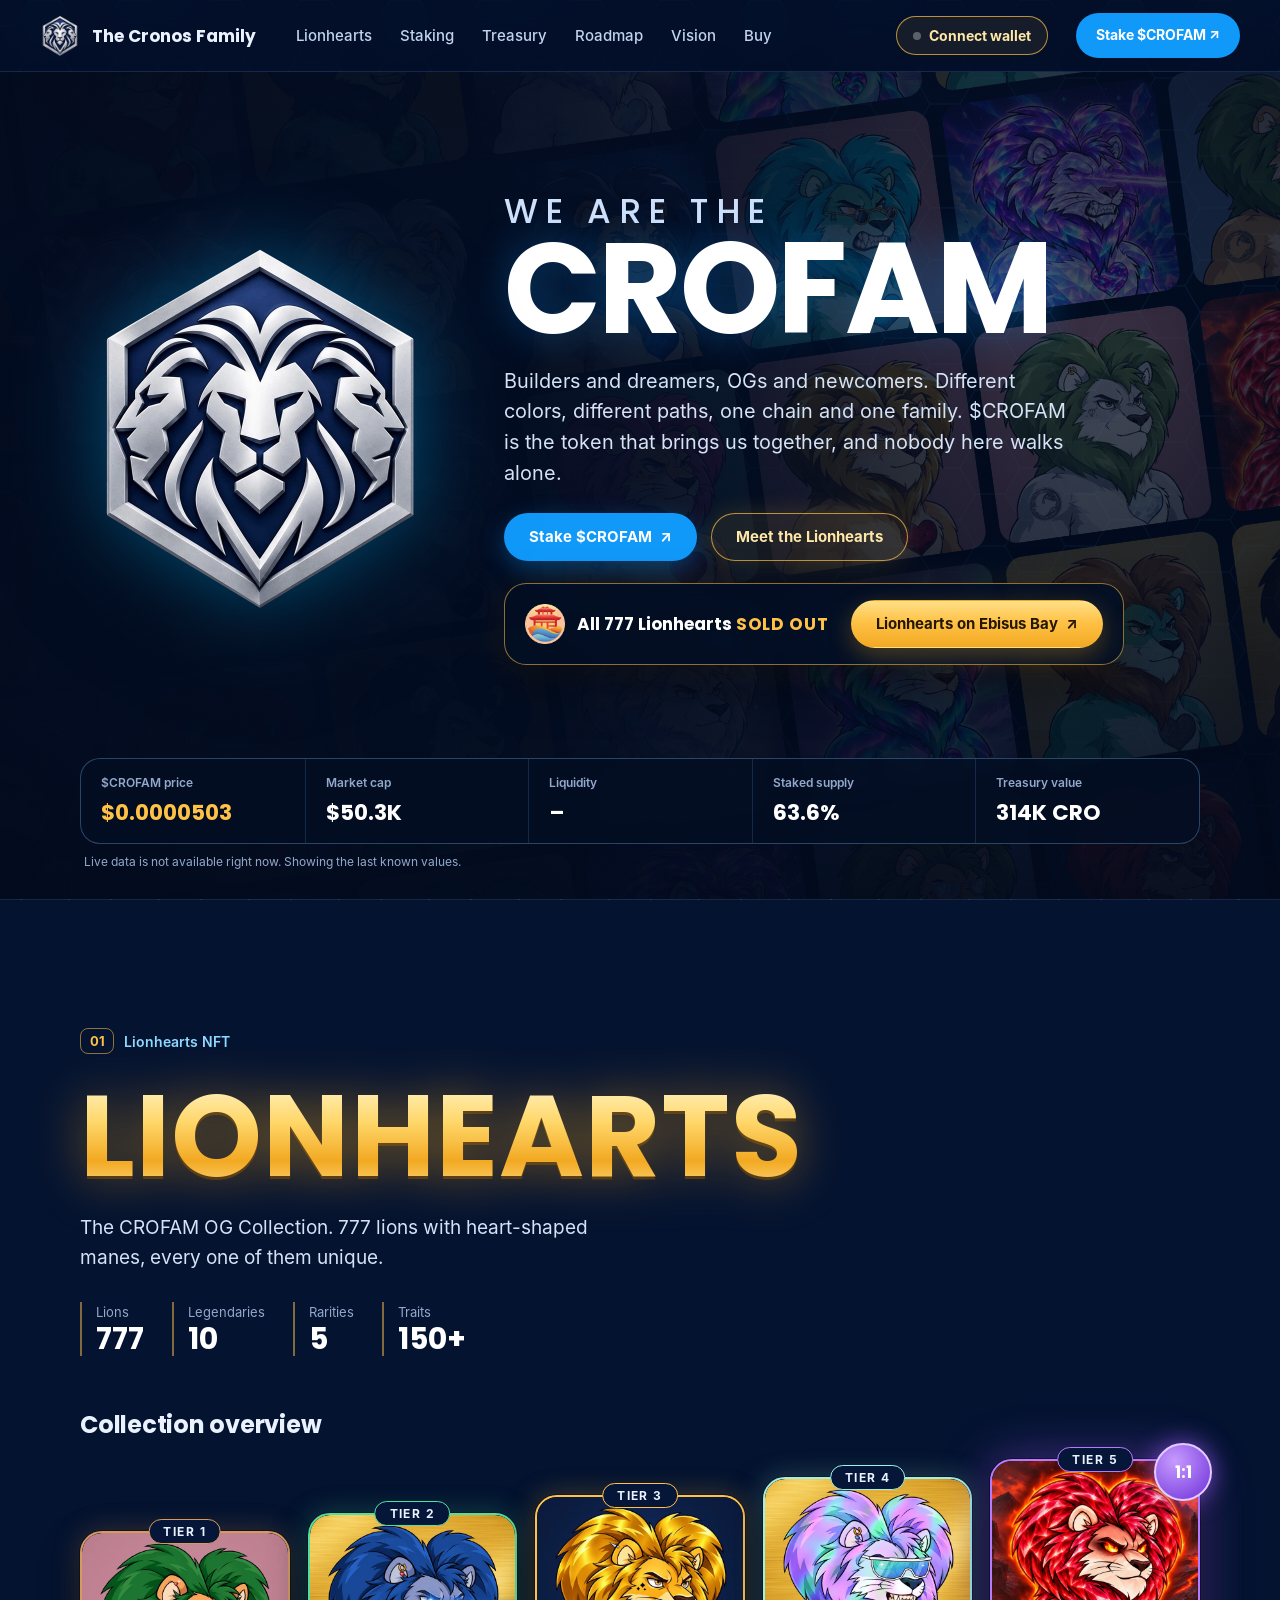
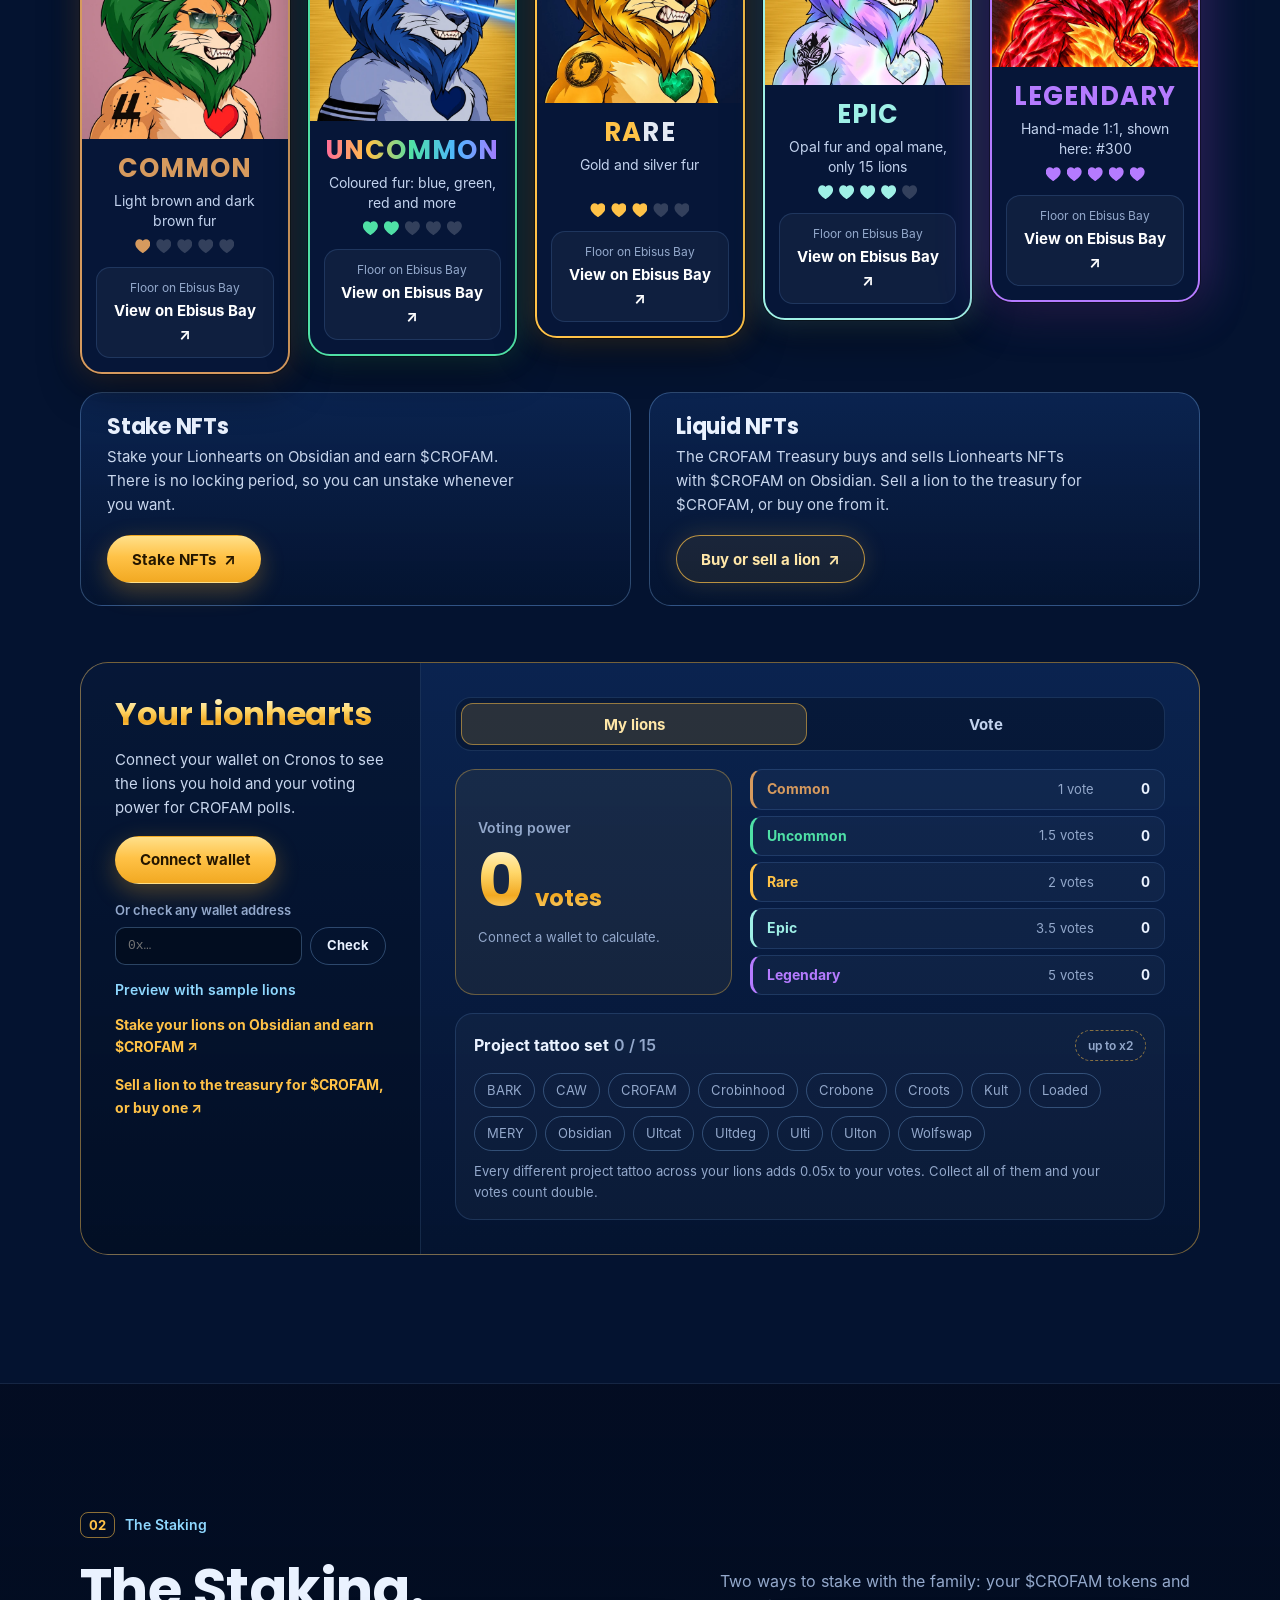
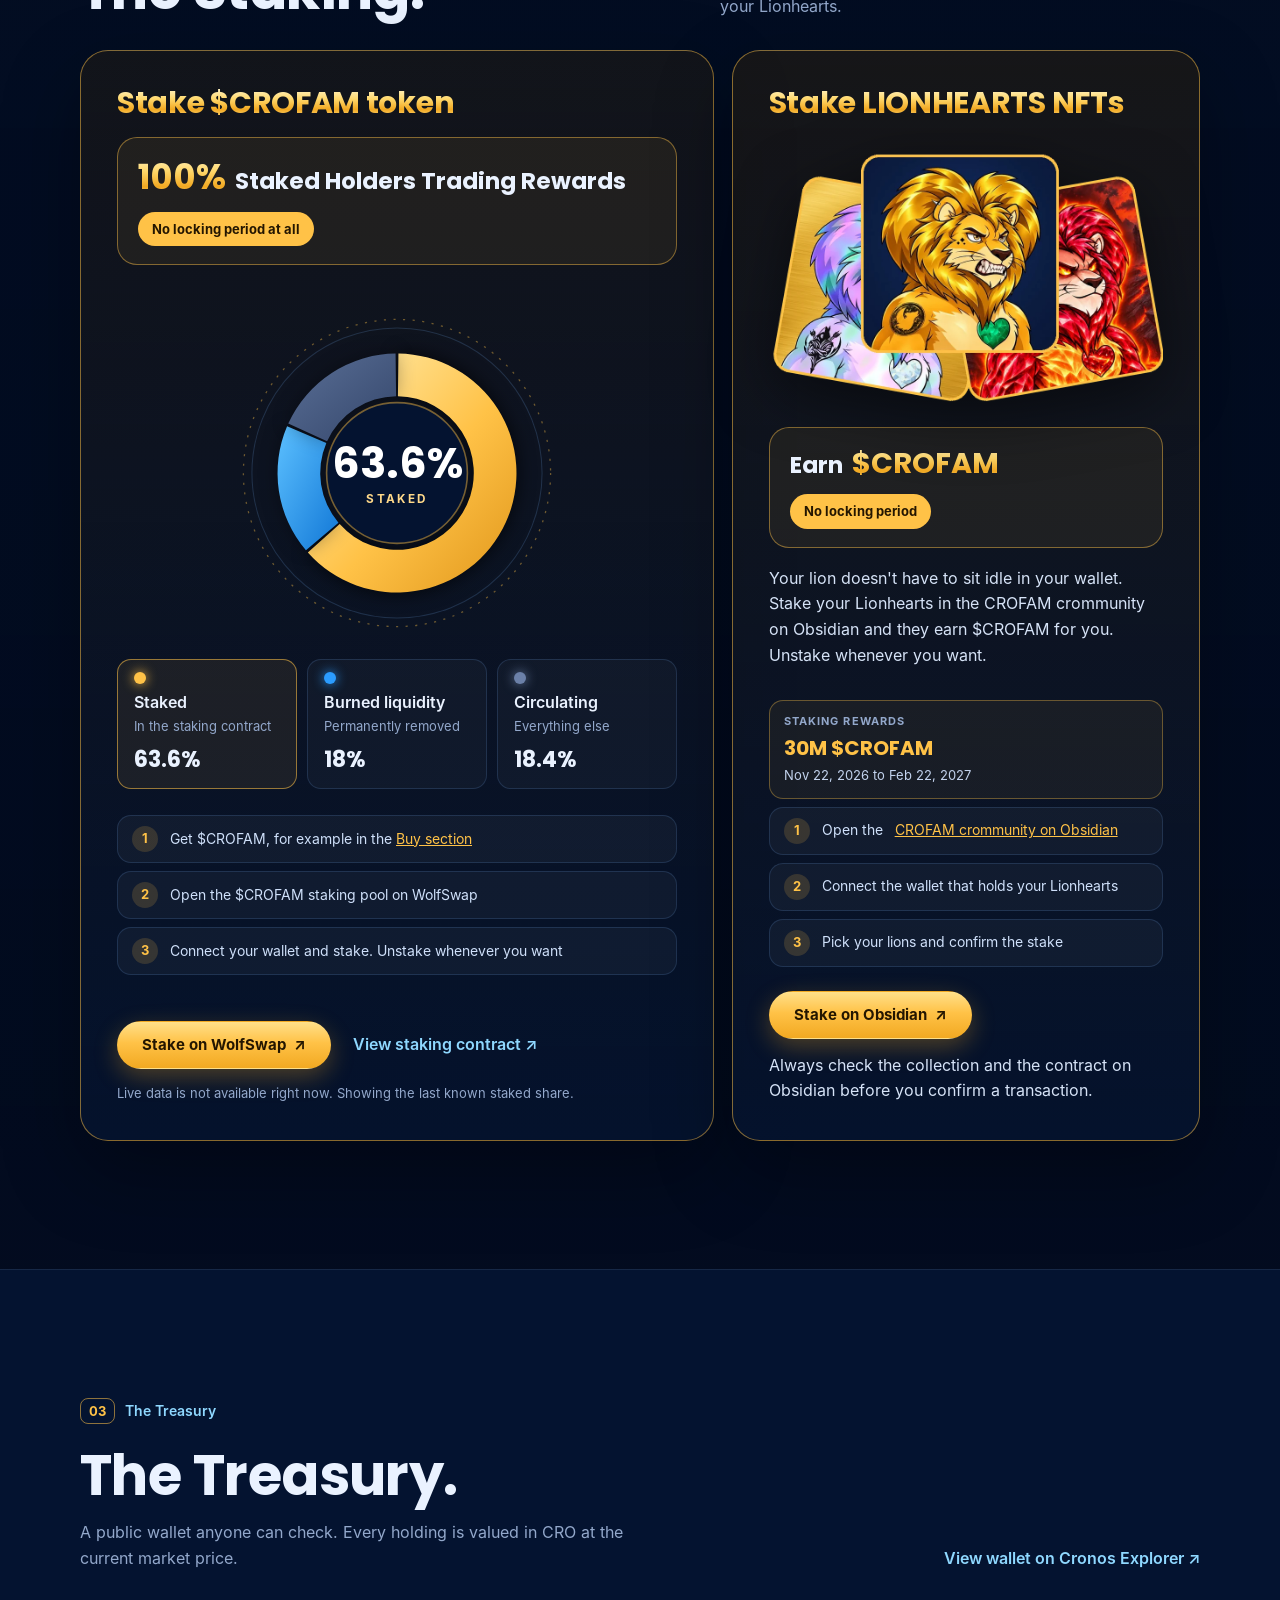
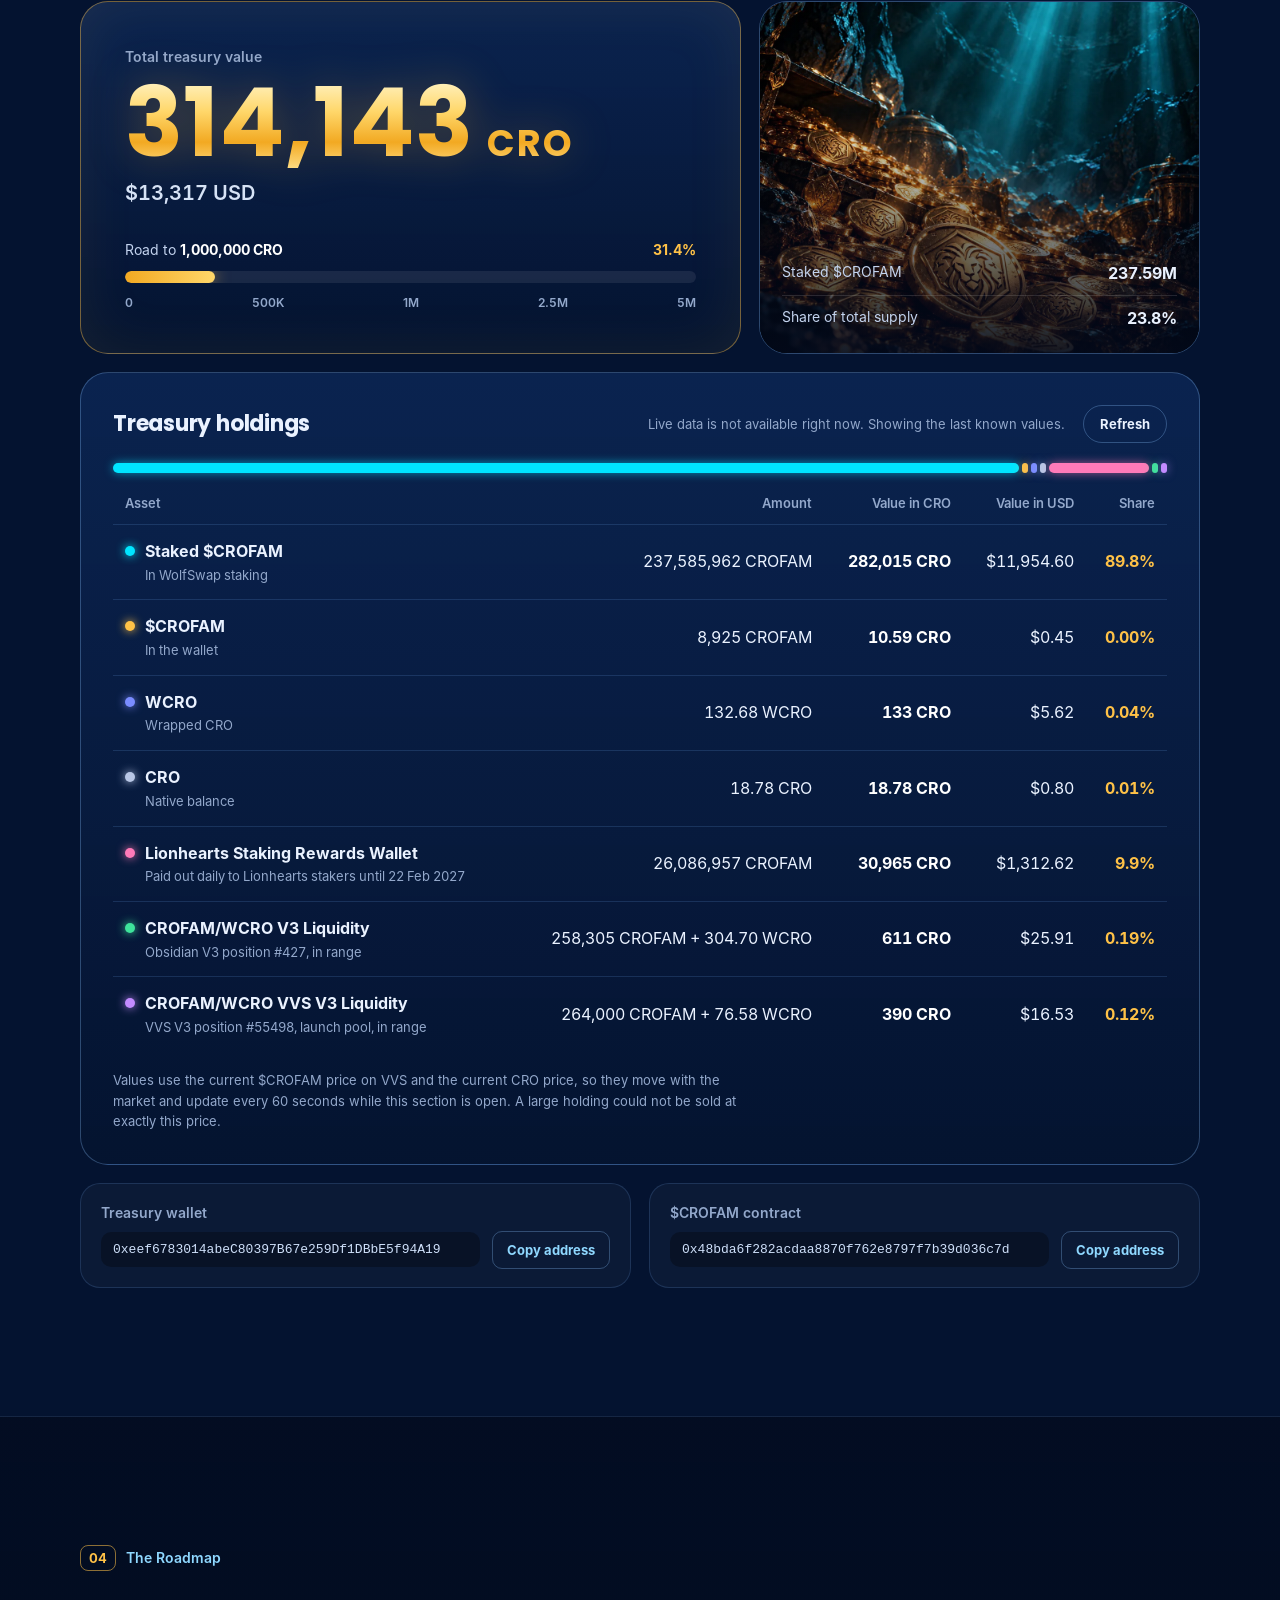
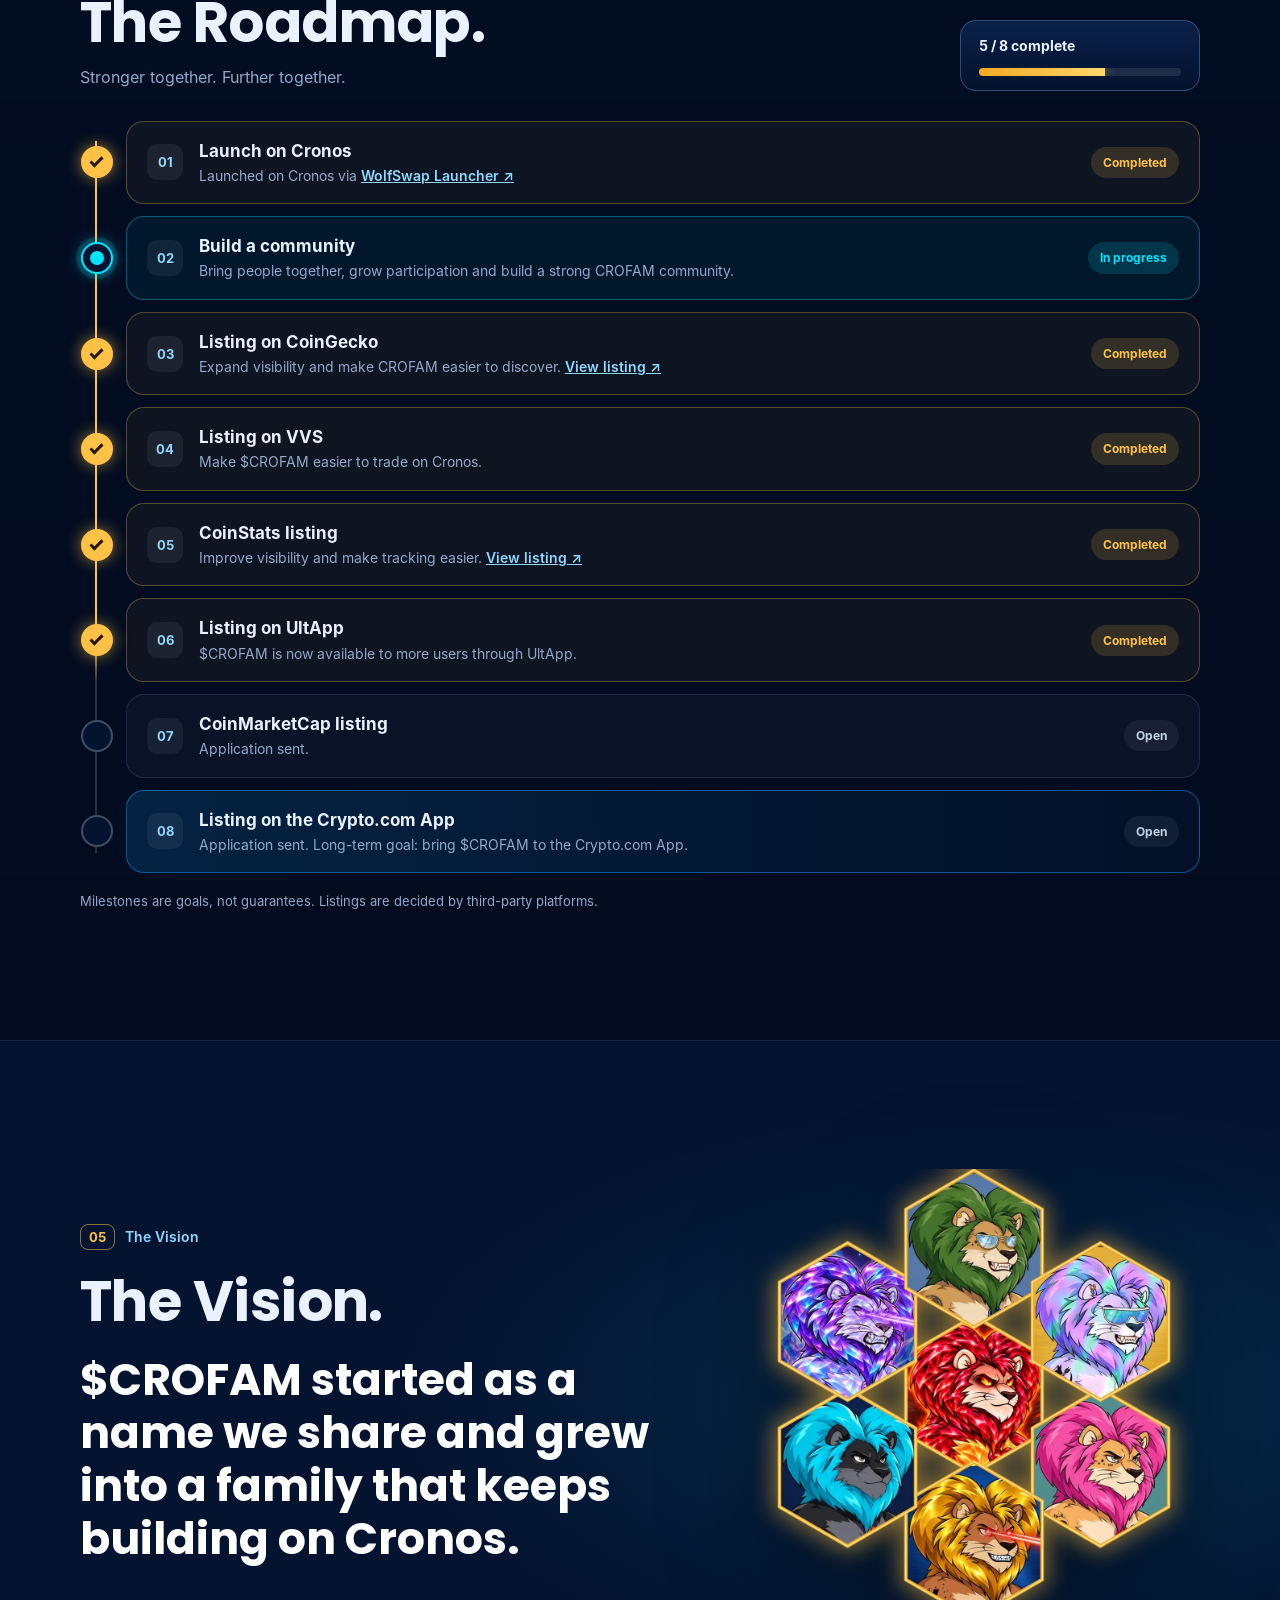
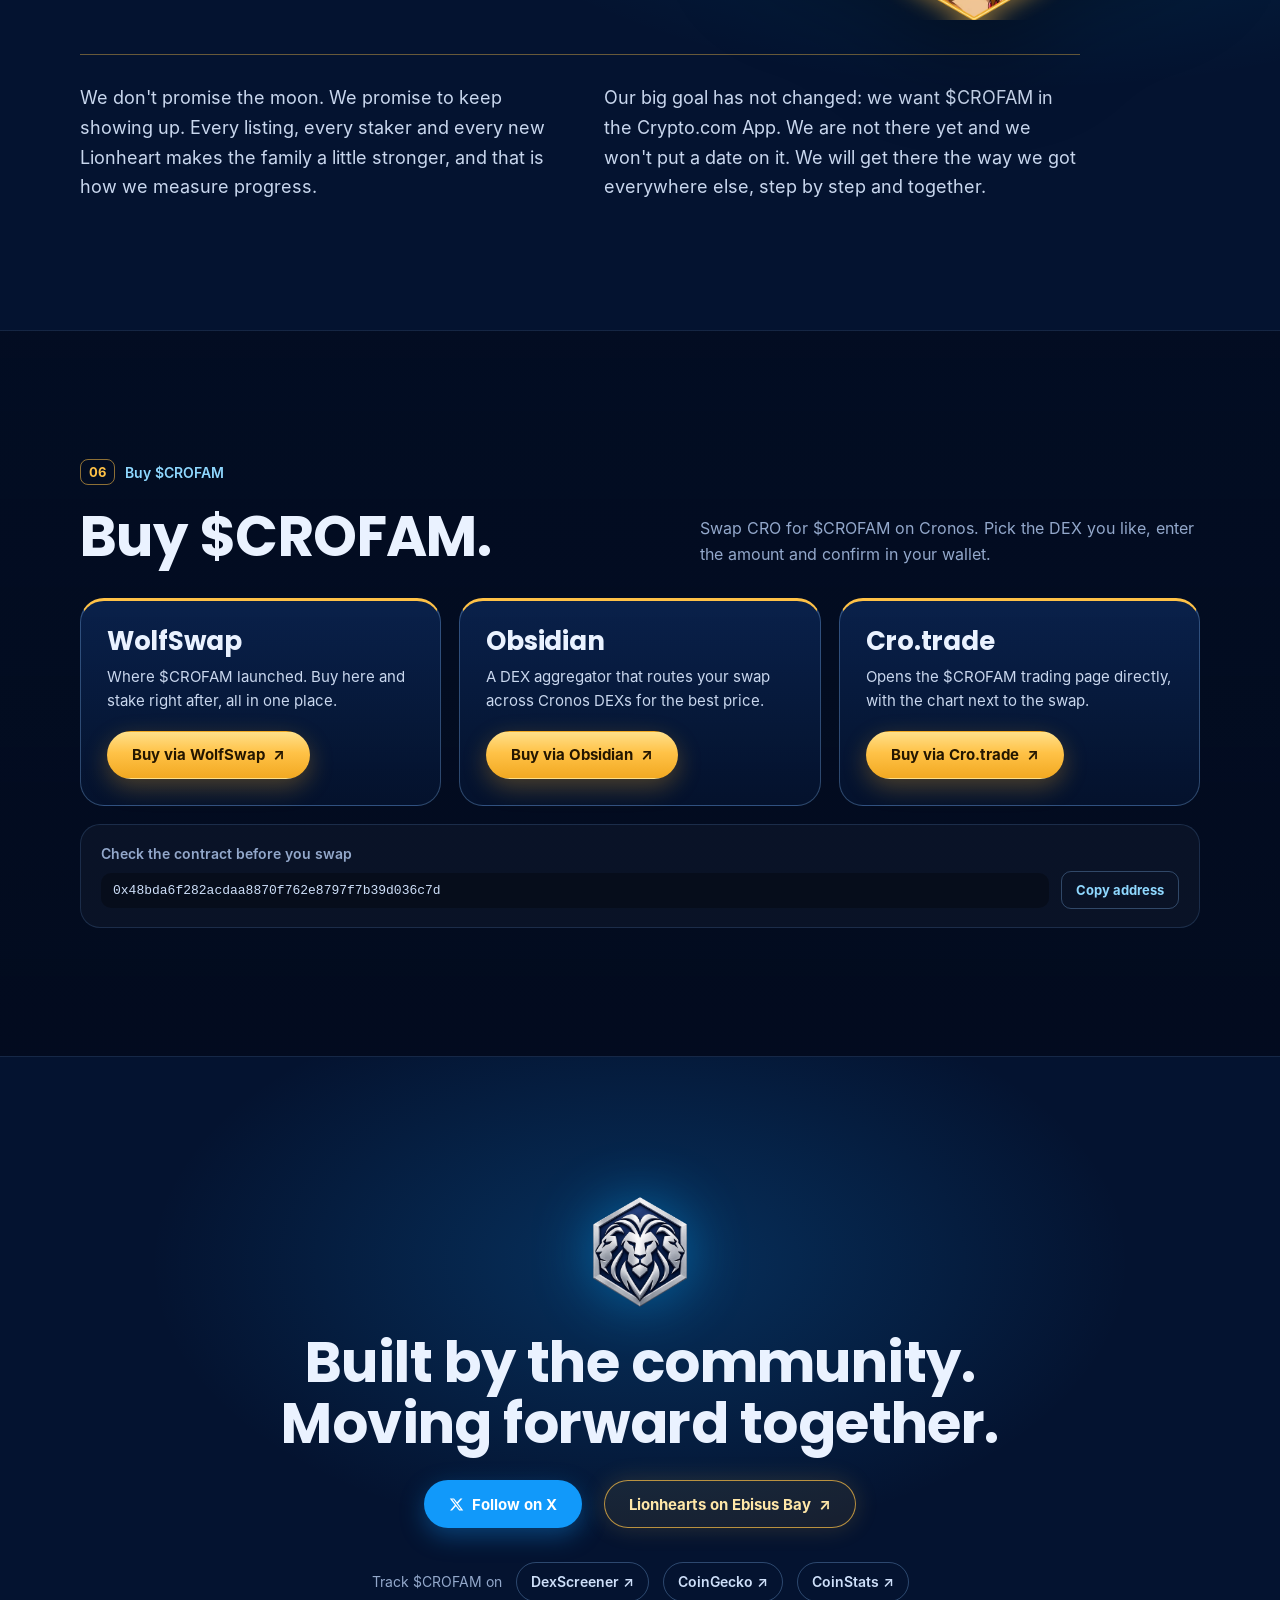
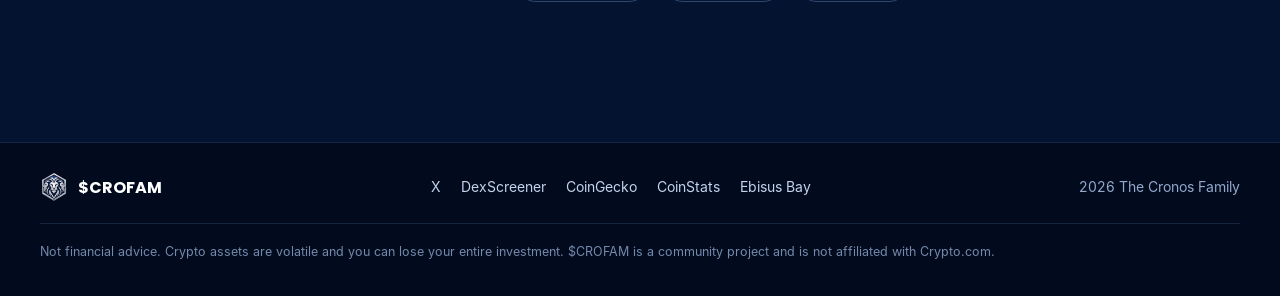
<file: index.html>
<!doctype html>
<html lang="en">
<head>
  <meta charset="utf-8">
  <script>document.documentElement.classList.add('js')</script>
  <meta name="viewport" content="width=device-width, initial-scale=1">
  <meta name="theme-color" content="#030d22">
  <meta name="description" content="$CROFAM is the community token of The Cronos Family. Stake with no lock-up, follow the public treasury and meet the Lionhearts, our CROFAM OG NFT collection.">
  <title>$CROFAM - The Cronos Family</title>
  <meta property="og:title" content="$CROFAM - The Cronos Family">
  <meta property="og:description" content="Stake $CROFAM, follow the public treasury and meet the Lionhearts, the CROFAM OG NFT collection on Cronos.">
  <meta property="og:type" content="website">
  <meta property="og:url" content="https://thecronosfamily.com/">
  <meta property="og:site_name" content="The Cronos Family">
  <meta property="og:image" content="https://thecronosfamily.com/assets/og-image-v2.jpg">
  <meta property="og:image:alt" content="We are the CROFAM: Stake $CROFAM, follow the live treasury and meet the Lionhearts on Cronos.">
  <meta property="og:image:width" content="1200">
  <meta property="og:image:height" content="630">
  <meta name="twitter:card" content="summary_large_image">
  <meta name="twitter:title" content="$CROFAM - The Cronos Family">
  <meta name="twitter:description" content="Stake $CROFAM, follow the public treasury and meet the Lionhearts, the CROFAM OG NFT collection on Cronos.">
  <meta name="twitter:image" content="https://thecronosfamily.com/assets/og-image-v2.jpg">
  <link rel="preload" href="assets/fonts/poppins-700.woff" as="font" type="font/woff" crossorigin>
  <link rel="preload" href="assets/fonts/inter-400.woff" as="font" type="font/woff" crossorigin>
  <link rel="icon" type="image/png" href="assets/favicon.png">
  <link rel="stylesheet" href="styles.css?v=20261123c">
</head>
<body>
  <a class="skip-link" href="#main">Skip to content</a>

  <header class="site-header">
    <a class="brand" href="#top" aria-label="The Cronos Family, back to top">
      <img src="assets/crofam-logo-96.png" alt="" width="40" height="40">
      <span>The Cronos Family</span>
    </a>
    <button class="menu-toggle" type="button" aria-label="Open menu" aria-expanded="false" aria-controls="primary-nav">
      <span></span><span></span><span></span>
    </button>
    <nav id="primary-nav" aria-label="Main navigation">
      <a href="#lionhearts">Lionhearts</a>
      <a href="#staking">Staking</a>
      <a href="#treasury">Treasury</a>
      <a href="#roadmap">Roadmap</a>
      <a href="#vision">Vision</a>
      <a href="#buy">Buy</a>
      <a class="nav-mobile-only" href="#my-lions">My Lionhearts</a>
    </nav>
    <button class="header-wallet" type="button" id="wallet-header"><svg class="wallet-icon" viewBox="0 0 24 24" aria-hidden="true"><path d="M4 7.5A2.5 2.5 0 0 1 6.5 5H18a1 1 0 0 1 1 1v1.5" fill="none" stroke="currentColor" stroke-width="1.8" stroke-linecap="round"/><rect x="3.5" y="7.5" width="17" height="12" rx="2.5" fill="none" stroke="currentColor" stroke-width="1.8"/><path d="M20.5 11.5h-3.5a2 2 0 0 0 0 4h3.5" fill="none" stroke="currentColor" stroke-width="1.8"/><circle cx="17" cy="13.5" r="1" fill="currentColor"/></svg><span class="dot" aria-hidden="true"></span><span id="wallet-header-label">Connect wallet</span></button>
    <a class="header-cta" href="https://wolfswap.app/launcher/v3/0x48bda6f282acdaa8870f762e8797f7b39d036c7d" target="_blank" rel="noopener noreferrer">Stake $CROFAM <span aria-hidden="true">↗</span></a>
  </header>

  <main id="main">
    <!-- ============ HERO ============ -->
    <section class="hero" id="top">
      <div class="lion-wall" aria-hidden="true">
        <div class="lion-wall-track" id="lion-wall"></div>
      </div>
      <div class="hero-inner">
        <img class="hero-logo" src="assets/crofam-logo.webp" alt="CROFAM lion crest" width="720" height="720">
        <div class="hero-copy">
          <h1><span class="h1-small">We are the</span> <span class="h1-big">CROFAM</span></h1>
          <p class="hero-lead">Builders and dreamers, OGs and newcomers. Different colors, different paths, one chain and one family. $CROFAM is the token that brings us together, and nobody here walks alone.</p>
          <div class="hero-actions">
            <a class="button button-primary" href="https://wolfswap.app/launcher/v3/0x48bda6f282acdaa8870f762e8797f7b39d036c7d" target="_blank" rel="noopener noreferrer">Stake $CROFAM <span aria-hidden="true">↗</span></a>
            <a class="button button-gold" href="#lionhearts">Meet the Lionhearts</a>
            <a class="button button-vote" href="#vote" id="hero-vote" hidden><span class="live-dot" aria-hidden="true"></span>Vote</a>
          </div>
          <div class="mint-card is-soldout" id="mint-card">
            <div class="mint-info">
              <img src="assets/ebisusbay.png" alt="" width="40" height="40">
              <div>
                <p class="mint-title">All 777 Lionhearts <span class="soldout">SOLD OUT</span></p>
              </div>
            </div>
            <a class="button button-solid" href="https://app.ebisusbay.com/collection/cronos/lionhearts-by-crofam" target="_blank" rel="noopener noreferrer">Lionhearts on Ebisus Bay <span aria-hidden="true">↗</span></a>
          </div>
        </div>
      </div>
      <div class="live-stats" id="live-stats">
        <dl>
          <div><dt>$CROFAM price</dt><dd><span id="ls-price">$0.0000503</span><span class="chg" id="ls-change" hidden></span></dd></div>
          <div><dt>Market cap</dt><dd id="ls-mcap">$50.3K</dd></div>
          <div><dt>Liquidity</dt><dd id="ls-liq">–</dd></div>
          <div><dt>Staked supply</dt><dd id="ls-staked">63.6%</dd></div>
          <div><dt>Treasury value</dt><dd id="ls-treasury">282K CRO</dd></div>
        </dl>
        <p class="ls-src" id="ls-src">Last known values. Updating from Cronos and DexScreener…</p>
      </div>
    </section>

    <!-- ============ UMFRAGE (erscheint automatisch, sobald eine Umfrage läuft) ============ -->
    <section class="poll-strip" id="poll-strip" aria-labelledby="ps-title" hidden>
      <div class="wrap">
        <article class="poll-card">
          <div class="poll-top">
            <span class="poll-chip" id="ps-chip">Live poll</span>
            <span class="poll-time" id="ps-time"></span>
          </div>
          <div class="poll-head">
            <div>
              <h2 id="ps-title"></h2>
              <p id="ps-desc"></p>
            </div>
            <a class="button button-solid" href="#vote" id="ps-cta">Vote now</a>
          </div>
          <ol class="poll-results" id="ps-results"></ol>
          <div class="poll-foot">
            <p class="poll-meta" id="ps-meta"></p>
            <details class="poll-record" id="ps-record">
              <summary>Record details</summary>
              <div class="record-body" id="ps-record-body"></div>
            </details>
          </div>
        </article>
      </div>
    </section>

    <!-- ============ 01 LIONHEARTS ============ -->
    <section class="section section-lionhearts" id="lionhearts">
      <div class="wrap">
        <p class="section-label"><span>01</span> Lionhearts NFT</p>
        <div class="lh-head">
          <div>
            <h2 class="lh-title">LIONHEARTS</h2>
            <p class="lh-sub">The CROFAM OG Collection. 777 lions with heart-shaped manes, every one of them unique.</p>
          </div>
          <dl class="lh-facts">
            <div><dt>Lions</dt><dd>777</dd></div>
            <div><dt>Legendaries</dt><dd>10</dd></div>
            <div><dt>Rarities</dt><dd>5</dd></div>
            <div><dt>Traits</dt><dd>150+</dd></div>
          </dl>
        </div>

        <h3 class="sub-heading">Collection overview</h3>
        <ol class="tiers tiers-grid">
          <li class="tier tier-common">
            <span class="tier-badge">Tier 1</span>
            <a class="tier-img" href="https://app.ebisusbay.com/collection/cronos/lionhearts-by-crofam?traits=%7B%22Rarity%22%3A%5B%22Common%22%5D%7D" target="_blank" rel="noopener noreferrer" aria-label="All Common Lionhearts on Ebisus Bay"><img src="assets/nft/common.webp" alt="Common Lionheart with a green mane, light brown fur and green sunglasses" width="640" height="640" loading="lazy"></a>
            <div class="tier-body">
              <h4>Common</h4>
              <p>Light brown and dark brown fur</p>
              <span class="hearts" aria-label="Rarity 1 of 5"><i class="on"></i><i></i><i></i><i></i><i></i></span>
              <a class="floor" href="https://app.ebisusbay.com/collection/cronos/lionhearts-by-crofam?traits=%7B%22Rarity%22%3A%5B%22Common%22%5D%7D" target="_blank" rel="noopener noreferrer" data-floor="common"><span>Floor on Ebisus Bay</span><strong>View ↗</strong></a>
            </div>
          </li>
          <li class="tier tier-uncommon">
            <span class="tier-badge">Tier 2</span>
            <a class="tier-img" href="https://app.ebisusbay.com/collection/cronos/lionhearts-by-crofam?traits=%7B%22Rarity%22%3A%5B%22Uncommon%22%5D%7D" target="_blank" rel="noopener noreferrer" aria-label="All Uncommon Lionhearts on Ebisus Bay"><img src="assets/nft/uncommon.webp" alt="Uncommon Lionheart with a blue mane, lavender fur and blue laser eyes" width="640" height="640" loading="lazy"></a>
            <div class="tier-body">
              <h4>Uncommon</h4>
              <p>Coloured fur: blue, green, red and more</p>
              <span class="hearts" aria-label="Rarity 2 of 5"><i class="on"></i><i class="on"></i><i></i><i></i><i></i></span>
              <a class="floor" href="https://app.ebisusbay.com/collection/cronos/lionhearts-by-crofam?traits=%7B%22Rarity%22%3A%5B%22Uncommon%22%5D%7D" target="_blank" rel="noopener noreferrer" data-floor="uncommon"><span>Floor on Ebisus Bay</span><strong>View ↗</strong></a>
            </div>
          </li>
          <li class="tier tier-rare">
            <span class="tier-badge">Tier 3</span>
            <a class="tier-img" href="https://app.ebisusbay.com/collection/cronos/lionhearts-by-crofam?traits=%7B%22Rarity%22%3A%5B%22Rare%22%5D%7D" target="_blank" rel="noopener noreferrer" aria-label="All Rare Lionhearts on Ebisus Bay"><img src="assets/nft/rare.webp" alt="Rare Lionheart with gold fur, a gold mane and an emerald heart" width="640" height="640" loading="lazy"></a>
            <div class="tier-body">
              <h4>Rare</h4>
              <p>Gold and silver fur</p>
              <span class="hearts" aria-label="Rarity 3 of 5"><i class="on"></i><i class="on"></i><i class="on"></i><i></i><i></i></span>
              <a class="floor" href="https://app.ebisusbay.com/collection/cronos/lionhearts-by-crofam?traits=%7B%22Rarity%22%3A%5B%22Rare%22%5D%7D" target="_blank" rel="noopener noreferrer" data-floor="rare"><span>Floor on Ebisus Bay</span><strong>View ↗</strong></a>
            </div>
          </li>
          <li class="tier tier-epic">
            <span class="tier-badge">Tier 4</span>
            <a class="tier-img" href="https://app.ebisusbay.com/collection/cronos/lionhearts-by-crofam?traits=%7B%22Rarity%22%3A%5B%22Epic%22%5D%7D" target="_blank" rel="noopener noreferrer" aria-label="All Epic Lionhearts on Ebisus Bay"><img src="assets/nft/epic.webp" alt="Epic Lionheart with opal fur, an opal mane and a diamond heart" width="640" height="640" loading="lazy"></a>
            <div class="tier-body">
              <h4>Epic</h4>
              <p>Opal fur and opal mane, only 15 lions</p>
              <span class="hearts" aria-label="Rarity 4 of 5"><i class="on"></i><i class="on"></i><i class="on"></i><i class="on"></i><i></i></span>
              <a class="floor" href="https://app.ebisusbay.com/collection/cronos/lionhearts-by-crofam?traits=%7B%22Rarity%22%3A%5B%22Epic%22%5D%7D" target="_blank" rel="noopener noreferrer" data-floor="epic"><span>Floor on Ebisus Bay</span><strong>View ↗</strong></a>
            </div>
          </li>
          <li class="tier tier-legendary">
            <span class="tier-badge">Tier 5</span>
            <span class="one-of-one">1:1</span>
            <a class="tier-img" href="https://app.ebisusbay.com/collection/cronos/lionhearts-by-crofam?traits=%7B%22Rarity%22%3A%5B%22Legendary%22%5D%7D" target="_blank" rel="noopener noreferrer" aria-label="All Legendary Lionhearts on Ebisus Bay"><img src="assets/nft/legendary-300.webp" alt="Legendary Lionheart #300, a ruby crystal lion in a volcanic landscape" width="640" height="640" loading="lazy"></a>
            <div class="tier-body">
              <h4>Legendary</h4>
              <p>Hand-made 1:1, shown here: #300</p>
              <span class="hearts" aria-label="Rarity 5 of 5"><i class="on"></i><i class="on"></i><i class="on"></i><i class="on"></i><i class="on"></i></span>
              <a class="floor" href="https://app.ebisusbay.com/collection/cronos/lionhearts-by-crofam?traits=%7B%22Rarity%22%3A%5B%22Legendary%22%5D%7D" target="_blank" rel="noopener noreferrer" data-floor="legendary"><span>Floor on Ebisus Bay</span><strong>View ↗</strong></a>
            </div>
          </li>
        </ol>

        <div class="lh-utility">
          <article class="util-card">
            <div>
              <h3>Stake NFTs</h3>
              <p>Stake your Lionhearts on Obsidian and earn $CROFAM. There is no locking period, so you can unstake whenever you want.</p>
            </div>
            <a class="button button-solid" href="https://obsidian.finance/crommunities/mze4cgr9rXulJDyJAkos/nfts" target="_blank" rel="noopener noreferrer">Stake NFTs <span aria-hidden="true">↗</span></a>
          </article>
          <article class="util-card">
            <div>
              <h3>Liquid NFTs</h3>
              <p>The CROFAM Treasury buys and sells Lionhearts NFTs with $CROFAM on Obsidian. Sell a lion to the treasury for $CROFAM, or buy one from it.</p>
            </div>
            <a class="button button-gold" id="liquid-link" href="https://obsidian.finance/liquid-nfts/lionhearts-crofam" target="_blank" rel="noopener noreferrer">Buy or sell a lion <span aria-hidden="true">↗</span></a>
          </article>
        </div>

        <!-- ============ MY LIONHEARTS (Wallet) ============ -->
        <div class="vault" id="my-lions">
          <div class="vault-side">
            <h3>Your Lionhearts</h3>
            <p class="vault-intro">Connect your wallet on Cronos to see the lions you hold and your voting power for CROFAM polls.</p>
            <div class="vault-actions">
              <button class="button button-solid" type="button" id="wallet-connect">Connect wallet</button>
              <button class="button button-ghost" type="button" id="wallet-disconnect" hidden>Disconnect</button>
            </div>
            <div class="wallet-picker" id="wallet-picker" hidden></div>
            <p class="vault-addr" id="vault-addr" hidden></p>
            <form class="vault-lookup" id="vault-lookup" novalidate>
              <label for="lookup-input">Or check any wallet address</label>
              <div><input id="lookup-input" type="text" inputmode="text" placeholder="0x…" autocomplete="off" spellcheck="false"><button class="button button-ghost" type="submit">Check</button></div>
            </form>
            <p class="vault-status" id="vault-status" role="status"></p>
            <button class="text-link vault-demo" type="button" id="vault-demo" hidden>Preview with sample lions</button>
            <a class="vault-stake" href="https://obsidian.finance/crommunities/mze4cgr9rXulJDyJAkos/nfts" target="_blank" rel="noopener noreferrer">Stake your lions on Obsidian and earn $CROFAM <span aria-hidden="true">↗</span></a>
            <a class="vault-stake" href="https://obsidian.finance/liquid-nfts/lionhearts-crofam" target="_blank" rel="noopener noreferrer">Sell a lion to the treasury for $CROFAM, or buy one <span aria-hidden="true">↗</span></a>
          </div>

          <div class="vault-main">
            <div class="vault-tabs" role="tablist" aria-label="Your Lionhearts">
              <button type="button" role="tab" id="tab-lions" aria-selected="true" aria-controls="panel-lions">My lions</button>
              <button type="button" role="tab" id="tab-vote" aria-selected="false" aria-controls="panel-vote" tabindex="-1">Vote <span class="live-dot" id="tab-vote-dot" aria-hidden="true" hidden></span></button>
            </div>
            <div class="vault-panel" id="panel-lions" role="tabpanel" aria-labelledby="tab-lions">
            <div class="votes">
              <div class="votes-total">
                <p class="tr-k">Voting power</p>
                <p class="votes-big"><span id="votes-total">0</span> <span class="unit">votes</span></p>
                <p class="votes-calc" id="votes-calc">Connect a wallet to calculate.</p>
              </div>
              <ul class="votes-weights" id="votes-weights">
                <li class="r-common" data-r="common"><span class="w-name">Common</span><span class="w-val">1 vote</span><strong>0</strong></li>
                <li class="r-uncommon" data-r="uncommon"><span class="w-name">Uncommon</span><span class="w-val">1.5 votes</span><strong>0</strong></li>
                <li class="r-rare" data-r="rare"><span class="w-name">Rare</span><span class="w-val">2 votes</span><strong>0</strong></li>
                <li class="r-epic" data-r="epic"><span class="w-name">Epic</span><span class="w-val">3.5 votes</span><strong>0</strong></li>
                <li class="r-legendary" data-r="legendary"><span class="w-name">Legendary</span><span class="w-val">5 votes</span><strong>0</strong></li>
              </ul>
            </div>
            <div class="tattoo-set" id="tattoo-set">
              <div class="tattoo-head">
                <p><strong>Project tattoo set</strong> <span id="tattoo-count"></span></p>
                <span class="bonus-chip" id="bonus-chip">up to x2</span>
              </div>
              <ul class="tattoo-list" id="tattoo-list"></ul>
              <p class="small-note">Every different project tattoo across your lions adds 0.05x to your votes. Collect all of them and your votes count double.</p>
            </div>
            <ul class="vault-grid" id="vault-grid" aria-label="Lionhearts in this wallet"></ul>
            </div>
            <div class="vault-panel" id="panel-vote" role="tabpanel" aria-labelledby="tab-vote" hidden>
              <span class="anchor" id="vote"></span>
              <div class="vote-body" id="vote-body"></div>
            </div>
          </div>
        </div>
      </div>
    </section>

    <!-- ============ 02 STAKING ============ -->
    <section class="section section-alt" id="staking">
      <div class="wrap">
        <p class="section-label"><span>02</span> The Staking</p>
        <div class="stake-head">
          <h2>The Staking.</h2>
          <p class="muted">Two ways to stake with the family: your $CROFAM tokens and your Lionhearts.</p>
        </div>
        <div class="stake-split">
          <article class="stake-card stake-token">
            <h3>Stake $CROFAM token</h3>
            <div class="staking-promise">
              <p class="promise-text"><strong>100%</strong> Staked Holders Trading Rewards</p>
              <span class="promise-badge">No locking period at all</span>
            </div>
            <div class="stake-token-body">
              <figure class="supply-chart">
                <svg viewBox="0 0 300 300" role="group" aria-labelledby="supply-title">
                  <title id="supply-title">$CROFAM supply distribution</title>
                  <defs>
                    <filter id="seg-blur" x="-40%" y="-40%" width="180%" height="180%"><feGaussianBlur stdDeviation="9"/></filter>
                    <linearGradient id="g-staked" x1="0" y1="0" x2="1" y2="1"><stop offset="0" stop-color="#fff1b8"/><stop offset=".55" stop-color="#ffc247"/><stop offset="1" stop-color="#e0961a"/></linearGradient>
                    <linearGradient id="g-burned" x1="0" y1="0" x2="1" y2="1"><stop offset="0" stop-color="#5cc0ff"/><stop offset="1" stop-color="#1177d6"/></linearGradient>
                    <linearGradient id="g-circulating" x1="0" y1="0" x2="1" y2="1"><stop offset="0" stop-color="#5a6f96"/><stop offset="1" stop-color="#34466b"/></linearGradient>
                  </defs>
                  <circle class="orbit" cx="150" cy="150" r="144"/>
                  <circle class="orbit-fine" cx="150" cy="150" r="136"/>
                  <g class="seg" data-seg="staked" role="img" tabindex="0" style="--c:#ffc247"><path class="glow" filter="url(#seg-blur)"/><path class="main" fill="url(#g-staked)"/></g>
                  <g class="seg" data-seg="burned" role="img" tabindex="0" style="--c:#2b9cff"><path class="glow" filter="url(#seg-blur)"/><path class="main" fill="url(#g-burned)"/></g>
                  <g class="seg" data-seg="circulating" role="img" tabindex="0" style="--c:#6b80a8"><path class="glow" filter="url(#seg-blur)"/><path class="main" fill="url(#g-circulating)"/></g>
                  <circle class="core" cx="150" cy="150" r="66"/>
                  <text class="donut-value" id="donut-value" x="150" y="155" text-anchor="middle">64%</text>
                  <text class="donut-label" id="donut-label" x="150" y="178" text-anchor="middle">STAKED</text>
                </svg>
              </figure>
              <ul class="supply-legend">
                <li data-seg="staked" style="--c:#ffc247"><span class="swatch"></span><span class="supply-name">Staked<small>In the staking contract</small></span><span class="supply-value">64%</span></li>
                <li data-seg="burned" style="--c:#2b9cff"><span class="swatch"></span><span class="supply-name">Burned liquidity<small>Permanently removed</small></span><span class="supply-value">18%</span></li>
                <li data-seg="circulating" style="--c:#6b80a8"><span class="swatch"></span><span class="supply-name">Circulating<small>Everything else</small></span><span class="supply-value">18%</span></li>
              </ul>
            </div>
            <ul class="stake-steps">
              <li><span>Get $CROFAM, for example in the <a href="#buy">Buy section</a></span></li>
              <li>Open the $CROFAM staking pool on WolfSwap</li>
              <li>Connect your wallet and stake. Unstake whenever you want</li>
            </ul>
            <div class="row-actions">
              <a class="button button-solid" href="https://wolfswap.app/launcher/v3/0x48bda6f282acdaa8870f762e8797f7b39d036c7d" target="_blank" rel="noopener noreferrer">Stake on WolfSwap <span aria-hidden="true">↗</span></a>
              <a class="text-link" href="https://explorer.cronos.com/address/0xb92a381AB51DDfD21F81243671F46E67256DDB20#tokens" target="_blank" rel="noopener noreferrer">View staking contract ↗</a>
            </div>
            <p class="small-note" id="supply-note">The staked share is read live from the staking contract on Cronos.</p>
          </article>

          <article class="stake-card stake-nft">
            <h3>Stake LIONHEARTS NFTs</h3>
            <img class="stake-nft-art" src="assets/nft/stake-lions.webp" alt="Three Lionhearts NFTs: an epic opal lion, a rare gold lion and legendary #300" width="900" height="620" loading="lazy">
            <div class="staking-promise">
              <p class="promise-text">Earn <strong>$CROFAM</strong></p>
              <span class="promise-badge">No locking period</span>
            </div>
            <p>Your lion doesn't have to sit idle in your wallet. Stake your Lionhearts in the CROFAM crommunity on Obsidian and they earn $CROFAM for you. Unstake whenever you want.</p>
            <ul class="nft-pools">
              <li><span class="pool-tag">Staking rewards</span><strong>30M $CROFAM</strong><small>Nov 22, 2026 to Feb 22, 2027</small></li>
            </ul>
            <ul class="stake-steps">
              <li>Open the <a href="https://obsidian.finance/crommunities/mze4cgr9rXulJDyJAkos/nfts" target="_blank" rel="noopener noreferrer">CROFAM crommunity on Obsidian</a></li>
              <li>Connect the wallet that holds your Lionhearts</li>
              <li>Pick your lions and confirm the stake</li>
            </ul>
            <div class="row-actions">
              <a class="button button-solid" href="https://obsidian.finance/crommunities/mze4cgr9rXulJDyJAkos/nfts" target="_blank" rel="noopener noreferrer">Stake on Obsidian <span aria-hidden="true">↗</span></a>
            </div>
            <p class="small-note">Always check the collection and the contract on Obsidian before you confirm a transaction.</p>
          </article>
        </div>
      </div>
    </section>

    <!-- ============ 03 TREASURY ============ -->
    <section class="section" id="treasury">
      <div class="wrap">
        <p class="section-label"><span>03</span> The Treasury</p>
        <div class="tr-head">
          <div>
            <h2>The Treasury.</h2>
            <p class="muted">A public wallet anyone can check. Every holding is valued in CRO at the current market price.</p>
          </div>
          <a class="text-link" href="https://explorer.cronos.com/address/0xeef6783014abeC80397B67e259Df1DBbE5f94A19#tokens" target="_blank" rel="noopener noreferrer">View wallet on Cronos Explorer ↗</a>
        </div>

        <div class="tr-overview">
          <div class="tr-total">
            <p class="tr-k">Total treasury value</p>
            <p class="tr-big"><span id="tr-total-cro">282,113</span> <span class="unit">CRO</span></p>
            <p class="tr-usd" id="tr-total-usd">$11,959 USD</p>
            <div class="tr-road">
              <div class="tr-road-top"><span>Road to <strong id="tr-goal-label">1,000,000 CRO</strong></span><span id="tr-goal-pct">28.2%</span></div>
              <div class="tr-road-track" role="progressbar" aria-label="Progress to the next treasury goal" aria-valuemin="0" aria-valuemax="100" aria-valuenow="28" id="tr-road-track"><span id="tr-road-bar" style="width:14.1%"></span></div>
              <ol class="tr-road-marks" id="tr-road-marks"><li style="left:0%">0</li><li style="left:25%">500K</li><li style="left:50%">1M</li><li style="left:75%">2.5M</li><li style="left:100%">5M</li></ol>
            </div>
          </div>
          <div class="tr-side">
            <img src="assets/treasury.webp" alt="" width="1100" height="1100" loading="lazy">
            <dl class="tr-kpis">
              <div><dt>Staked $CROFAM</dt><dd id="tr-kpi-staked">237.59M</dd></div>
              <div><dt>Share of total supply</dt><dd id="tr-kpi-share">23.8%</dd></div>
            </dl>
          </div>
        </div>

        <div class="tr-holdings">
          <div class="tr-holdings-head">
            <h3>Treasury holdings</h3>
            <p class="tr-status" id="tr-status" role="status">Showing the last known values.</p>
            <button class="button button-ghost" type="button" id="tr-refresh">Refresh</button>
          </div>
          <div class="tr-mix" id="tr-mix" aria-hidden="true"></div>
          <table class="tr-table">
            <thead><tr><th scope="col">Asset</th><th scope="col">Amount</th><th scope="col">Value in CRO</th><th scope="col">Value in USD</th><th scope="col">Share</th></tr></thead>
            <tbody id="tr-rows"></tbody>
          </table>
          <p class="small-note">Values use the current $CROFAM price on VVS and the current CRO price, so they move with the market and update every 60 seconds while this section is open. A large holding could not be sold at exactly this price.</p>
        </div>

        <div class="tr-addresses">
          <div class="addr">
            <p class="tr-k">Treasury wallet</p>
            <div class="addr-row"><code id="treasury-address">0xeef6783014abeC80397B67e259Df1DBbE5f94A19</code><button class="copy" type="button" data-copy="treasury-address">Copy address</button></div>
          </div>
          <div class="addr">
            <p class="tr-k">$CROFAM contract</p>
            <div class="addr-row"><code id="contract-address">0x48bda6f282acdaa8870f762e8797f7b39d036c7d</code><button class="copy" type="button" data-copy="contract-address">Copy address</button></div>
          </div>
        </div>
      </div>
    </section>

    <!-- ============ 04 ROADMAP ============ -->
    <section class="section section-alt" id="roadmap">
      <div class="wrap">
        <p class="section-label"><span>04</span> The Roadmap</p>
        <div class="roadmap-heading">
          <div><h2>The Roadmap.</h2><p class="muted">Stronger together. Further together.</p></div>
          <div class="progress-box"><span id="progress-count">5 / 8 complete</span><div class="progress-track" id="progress-track" role="progressbar" aria-label="Roadmap progress" aria-valuemin="0" aria-valuemax="8" aria-valuenow="5"><span id="progress-bar" style="width:62.5%"></span></div></div>
        </div>
        <ol class="roadmap-list">
          <li class="roadmap-item is-done"><span class="milestone-check" aria-hidden="true"></span><span class="milestone-content"><span class="milestone-number">01</span><span><strong>Launch on Cronos</strong><small>Launched on Cronos via <a href="https://wolfswap.app/launcher" target="_blank" rel="noopener noreferrer">WolfSwap Launcher ↗</a></small></span></span><span class="milestone-status">Completed</span></li>
          <li class="roadmap-item is-progress"><span class="milestone-check" aria-hidden="true"></span><span class="milestone-content"><span class="milestone-number">02</span><span><strong>Build a community</strong><small>Bring people together, grow participation and build a strong CROFAM community.</small></span></span><span class="milestone-status">In progress</span></li>
          <li class="roadmap-item is-done"><span class="milestone-check" aria-hidden="true"></span><span class="milestone-content"><span class="milestone-number">03</span><span><strong>Listing on CoinGecko</strong><small>Expand visibility and make CROFAM easier to discover. <a href="https://www.coingecko.com/en/coins/the-cronos-family" target="_blank" rel="noopener noreferrer">View listing ↗</a></small></span></span><span class="milestone-status">Completed</span></li>
          <li class="roadmap-item is-done"><span class="milestone-check" aria-hidden="true"></span><span class="milestone-content"><span class="milestone-number">04</span><span><strong>Listing on VVS</strong><small>Make $CROFAM easier to trade on Cronos.</small></span></span><span class="milestone-status">Completed</span></li>
          <li class="roadmap-item is-done"><span class="milestone-check" aria-hidden="true"></span><span class="milestone-content"><span class="milestone-number">05</span><span><strong>CoinStats listing</strong><small>Improve visibility and make tracking easier. <a href="https://coinstats.app/coins/the-cronos-family/" target="_blank" rel="noopener noreferrer">View listing ↗</a></small></span></span><span class="milestone-status">Completed</span></li>
          <li class="roadmap-item is-done"><span class="milestone-check" aria-hidden="true"></span><span class="milestone-content"><span class="milestone-number">06</span><span><strong>Listing on UltApp</strong><small>$CROFAM is now available to more users through UltApp.</small></span></span><span class="milestone-status">Completed</span></li>
          <li class="roadmap-item"><span class="milestone-check" aria-hidden="true"></span><span class="milestone-content"><span class="milestone-number">07</span><span><strong>CoinMarketCap listing</strong><small>Application sent.</small></span></span><span class="milestone-status">Open</span></li>
          <li class="roadmap-item roadmap-final"><span class="milestone-check" aria-hidden="true"></span><span class="milestone-content"><span class="milestone-number">08</span><span><strong>Listing on the Crypto.com App</strong><small>Application sent. Long-term goal: bring $CROFAM to the Crypto.com App.</small></span></span><span class="milestone-status">Open</span></li>
        </ol>
        <p class="small-note">Milestones are goals, not guarantees. Listings are decided by third-party platforms.</p>
      </div>
    </section>

    <!-- ============ 05 VISION ============ -->
    <section class="section section-vision" id="vision">
      <div class="wrap vision-wrap">
        <div class="vision-top">
          <div>
            <p class="section-label"><span>05</span> The Vision</p>
            <h2>The Vision.</h2>
            <p class="vision-lead">$CROFAM started as a name we share and grew into a family that keeps building on Cronos.</p>
          </div>
          <img class="vision-art" src="assets/vision-family.webp" alt="Seven Lionhearts in gold-rimmed honeycomb tiles, each in a different color" width="1122" height="1120" loading="lazy">
        </div>
        <div class="vision-cols">
          <p>We don't promise the moon. We promise to keep showing up. Every listing, every staker and every new Lionheart makes the family a little stronger, and that is how we measure progress.</p>
          <p>Our big goal has not changed: we want $CROFAM in the Crypto.com App. We are not there yet and we won't put a date on it. We will get there the way we got everywhere else, step by step and together.</p>
        </div>
      </div>
    </section>

    <!-- ============ 06 BUY ============ -->
    <section class="section section-alt section-buy" id="buy">
      <div class="wrap">
        <p class="section-label"><span>06</span> Buy $CROFAM</p>
        <div class="buy-head">
          <h2>Buy $CROFAM.</h2>
          <p class="muted">Swap CRO for $CROFAM on Cronos. Pick the DEX you like, enter the amount and confirm in your wallet.</p>
        </div>
        <ul class="buy-list">
          <li class="buy-card">
            <h3>WolfSwap</h3>
            <p>Where $CROFAM launched. Buy here and stake right after, all in one place.</p>
            <a class="button button-solid" data-buy="wolfswap" href="https://wolfswap.app/swap?inputCurrency=CRO&amp;outputCurrency=0x48bda6f282acdaa8870f762e8797f7b39d036c7d&amp;chain=cronos" target="_blank" rel="noopener noreferrer">Buy via WolfSwap <span aria-hidden="true">↗</span></a>
          </li>
          <li class="buy-card">
            <h3>Obsidian</h3>
            <p>A DEX aggregator that routes your swap across Cronos DEXs for the best price.</p>
            <a class="button button-solid" data-buy="obsidian" href="https://obsidian.finance/?inputCurrency=CRO&amp;outputCurrency=0x48bda6f282acdaa8870f762e8797f7b39d036c7d&amp;chain=cronos" target="_blank" rel="noopener noreferrer">Buy via Obsidian <span aria-hidden="true">↗</span></a>
          </li>
          <li class="buy-card">
            <h3>Cro.trade</h3>
            <p>Opens the $CROFAM trading page directly, with the chart next to the swap.</p>
            <a class="button button-solid" data-buy="crotrade" href="https://cro.trade/0x48bda6f282acdaa8870f762e8797f7b39d036c7d" target="_blank" rel="noopener noreferrer">Buy via Cro.trade <span aria-hidden="true">↗</span></a>
          </li>
        </ul>
        <div class="addr buy-addr">
          <p class="tr-k">Check the contract before you swap</p>
          <div class="addr-row"><code id="buy-contract">0x48bda6f282acdaa8870f762e8797f7b39d036c7d</code><button class="copy" type="button" data-copy="buy-contract">Copy address</button></div>
        </div>
      </div>
    </section>

    <!-- ============ CLOSING ============ -->
    <section class="closing">
      <img src="assets/crofam-logo.webp" alt="" width="120" height="120" loading="lazy">
      <h2>Built by the community.<br>Moving forward together.</h2>
      <div class="row-actions center">
        <a class="button button-primary" href="https://x.com/TheCronosFamily" target="_blank" rel="noopener noreferrer"><svg class="icon-x" viewBox="0 0 24 24" aria-hidden="true"><path d="M18.244 2.25h3.308l-7.227 8.26 8.502 11.24H16.17l-5.214-6.817L4.99 21.75H1.68l7.73-8.835L1.254 2.25H8.08l4.713 6.231zm-1.161 17.52h1.833L7.084 4.126H5.117z"/></svg> Follow on X</a>
        <a class="button button-gold" href="https://app.ebisusbay.com/drops/lionhearts" target="_blank" rel="noopener noreferrer">Lionhearts on Ebisus Bay <span aria-hidden="true">↗</span></a>
      </div>
      <p class="closing-links">Track $CROFAM on
        <a href="https://dexscreener.com/cronos/0x2b70cbe881dccfa26b58fc2d0215e30b2520b677" target="_blank" rel="noopener noreferrer">DexScreener ↗</a>
        <a href="https://www.coingecko.com/en/coins/the-cronos-family" target="_blank" rel="noopener noreferrer">CoinGecko ↗</a>
        <a href="https://coinstats.app/coins/the-cronos-family/" target="_blank" rel="noopener noreferrer">CoinStats ↗</a>
      </p>
    </section>
  </main>

  <footer class="site-footer">
    <div class="footer-main">
      <a class="footer-brand" href="#top"><img src="assets/crofam-logo-96.png" alt="" width="28" height="28"> $CROFAM</a>
      <nav class="footer-links" aria-label="Community and market links">
        <a href="https://x.com/TheCronosFamily" target="_blank" rel="noopener noreferrer">X</a>
        <a href="https://dexscreener.com/cronos/0x2b70cbe881dccfa26b58fc2d0215e30b2520b677" target="_blank" rel="noopener noreferrer">DexScreener</a>
        <a href="https://www.coingecko.com/en/coins/the-cronos-family" target="_blank" rel="noopener noreferrer">CoinGecko</a>
        <a href="https://coinstats.app/coins/the-cronos-family/" target="_blank" rel="noopener noreferrer">CoinStats</a>
        <a href="https://app.ebisusbay.com/drops/lionhearts" target="_blank" rel="noopener noreferrer">Ebisus Bay</a>
      </nav>
      <span><span id="year">2026</span> The Cronos Family</span>
    </div>
    <p class="footer-disclaimer">Not financial advice. Crypto assets are volatile and you can lose your entire investment. $CROFAM is a community project and is not affiliated with Crypto.com.</p>
  </footer>

  <div class="toast" id="toast" role="status" aria-live="polite"></div>
  <script src="app.js?v=20261123c" defer></script>
</body>
</html>
</file>
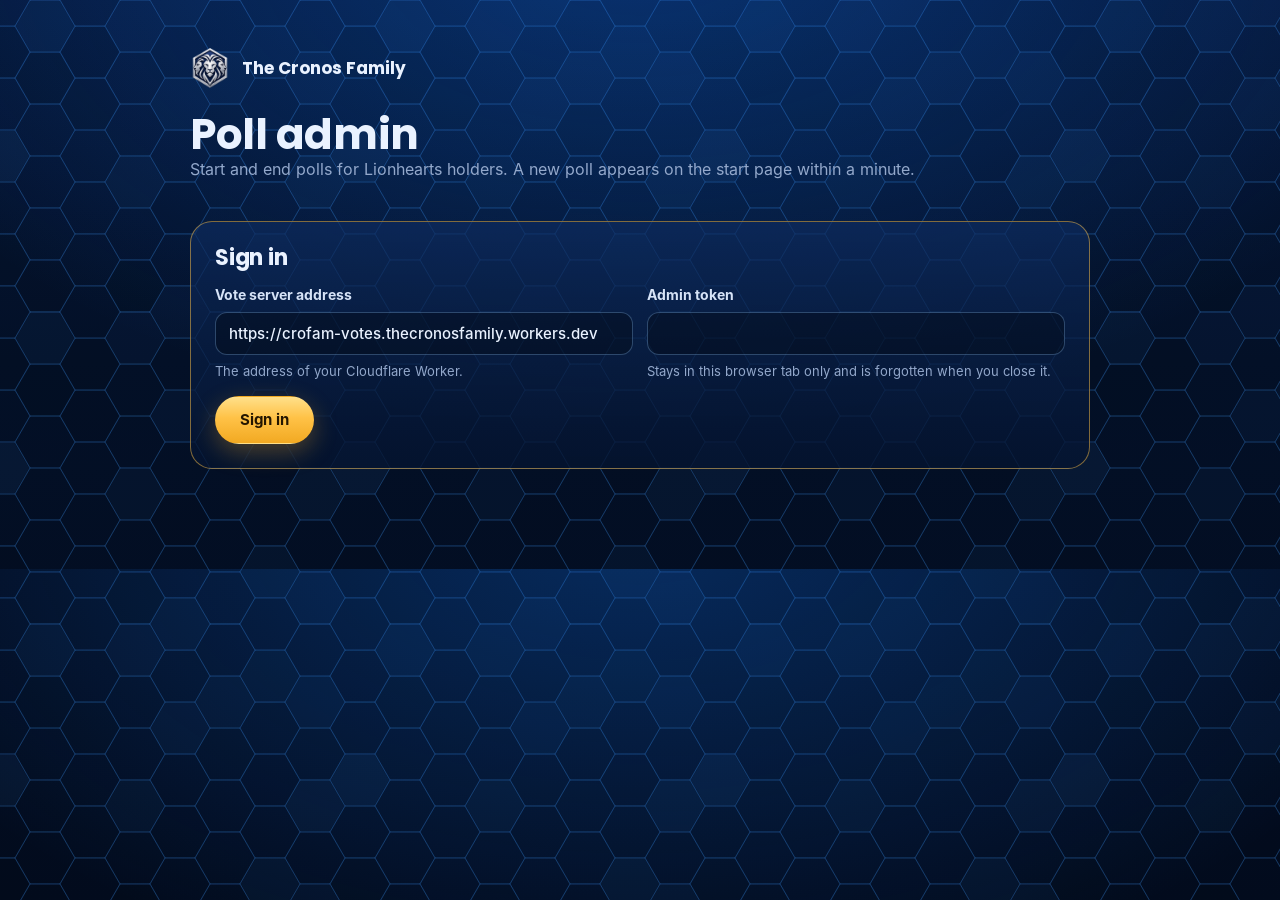
<file: admin.html>
<!doctype html>
<html lang="en">
<head>
  <meta charset="utf-8">
  <meta name="viewport" content="width=device-width, initial-scale=1">
  <meta name="robots" content="noindex, nofollow">
  <title>CROFAM Poll Admin</title>
  <link rel="icon" type="image/png" href="assets/favicon.png">
  <link rel="stylesheet" href="styles.css">
  <style>
    .admin { max-width: 980px; margin: 0 auto; padding: 48px var(--gutter) 100px; display: grid; gap: 22px; }
    .admin h1 { font-size: clamp(30px, 4vw, 42px); }
    .admin h2 { font-size: 22px; margin-bottom: 14px; }
    .box { padding: 24px; border-radius: 22px; background: var(--panel); border: 1px solid var(--line-strong); }
    .box.gold { border-color: rgba(255, 194, 71, .5); }
    .field { display: grid; gap: 6px; margin-bottom: 14px; }
    .field label { font-size: 14px; font-weight: 700; color: #d6e3f7; }
    .field small { color: var(--muted); font-size: 13px; }
    .field input, .field textarea { width: 100%; padding: 11px 13px; border-radius: 12px; border: 1px solid var(--line-strong); background: rgba(0, 0, 0, .3); color: var(--text); font: 500 15px var(--font); }
    .field textarea { min-height: 96px; resize: vertical; line-height: 1.5; }
    .field input:focus, .field textarea:focus { outline: 2px solid var(--gold); outline-offset: 1px; }
    .row { display: grid; grid-template-columns: 1fr 1fr; gap: 14px; }
    .actions { display: flex; flex-wrap: wrap; gap: 10px; align-items: center; }
    .msg { margin: 12px 0 0; font-size: 14px; color: #c9d7ee; }
    .msg.err { color: #ffb4a8; } .msg.ok { color: #8ff0c4; }
    .msg:empty { display: none; }
    .plist { display: grid; gap: 10px; margin: 0; padding: 0; list-style: none; }
    .plist li { display: flex; flex-wrap: wrap; justify-content: space-between; align-items: center; gap: 10px 16px; padding: 14px 16px; border-radius: 14px; background: rgba(255, 255, 255, .03); border: 1px solid var(--line); }
    .plist strong { display: block; }
    .plist small { color: var(--muted); }
    .danger { border-color: rgba(255, 120, 100, .6) !important; color: #ffc9bf !important; }
    .stats { display: flex; flex-wrap: wrap; gap: 8px; margin-top: 12px; }
    .stats span { padding: 6px 12px; border-radius: 99px; border: 1px solid var(--line-strong); font-size: 13px; }
    .prog { height: 8px; border-radius: 99px; background: rgba(255, 255, 255, .08); overflow: hidden; margin-top: 12px; }
    .prog span { display: block; height: 100%; width: 0; background: linear-gradient(90deg, #f2a922, #ffd76a); }
    @media (max-width: 720px) { .row { grid-template-columns: 1fr; } }
  </style>
</head>
<body>
  <main class="admin">
    <div>
      <a class="brand" href="index.html"><img src="assets/crofam-logo-96.png" alt="" width="40" height="40"><span>The Cronos Family</span></a>
      <h1 style="margin-top:24px">Poll admin</h1>
      <p class="muted">Start and end polls for Lionhearts holders. A new poll appears on the start page within a minute.</p>
    </div>

    <section class="box gold" aria-labelledby="h-login">
      <h2 id="h-login">Sign in</h2>
      <div class="row">
        <div class="field"><label for="api">Vote server address</label><input id="api" type="url" placeholder="https://crofam-votes.yourname.workers.dev" autocomplete="off"><small>The address of your Cloudflare Worker.</small></div>
        <div class="field"><label for="token">Admin token</label><input id="token" type="password" autocomplete="off"><small>Stays in this browser tab only and is forgotten when you close it.</small></div>
      </div>
      <div class="actions"><button class="button button-solid" type="button" id="login">Sign in</button></div>
      <p class="msg" id="login-msg" role="status"></p>
    </section>

    <section class="box" aria-labelledby="h-new" id="sec-new" hidden>
      <h2 id="h-new">Start a new poll</h2>
      <form id="new-poll" novalidate>
        <div class="field"><label for="title">Question</label><input id="title" maxlength="140" value="How do we push CROFAM forward next?"></div>
        <div class="field"><label for="desc">Description (optional)</label><textarea id="desc" maxlength="800" placeholder="What happens with the result, for example how much the treasury will use."></textarea></div>
        <div class="field"><label for="opts">Options, one per line (2 to 8)</label>
          <textarea id="opts" rows="5">Buy OBS and supply OBS/CROFAM V3 Liquidity
Supply CROFAM/WCRO Liquidity
Buy CROFAM
Supply Solo WCRO Liquidity to secure the chart on the downside</textarea></div>
        <div class="row">
          <div class="field"><label for="start">Start</label><input id="start" type="datetime-local"><small>Leave as is to start right away.</small></div>
          <div class="field"><label for="end">End</label><input id="end" type="datetime-local"><small>Times are in your local time zone.</small></div>
        </div>
        <div class="actions"><button class="button button-solid" type="submit">Start poll</button></div>
        <p class="msg" id="new-msg" role="status"></p>
      </form>
    </section>

    <section class="box" aria-labelledby="h-list" id="sec-list" hidden>
      <div class="actions" style="justify-content:space-between"><h2 id="h-list" style="margin:0">Polls</h2><button class="button button-ghost" type="button" id="reload">Refresh</button></div>
      <ul class="plist" id="plist" style="margin-top:14px"></ul>
      <p class="msg" id="list-msg" role="status"></p>
    </section>

    <section class="box" aria-labelledby="h-set" id="sec-set" hidden>
      <h2 id="h-set">Lionhearts settings</h2>
      <p class="muted" style="margin-top:0">Fill these in after the mint. Voting only works once the contract is set.</p>
      <div class="field"><label for="contract">Lionhearts NFT contract on Cronos</label><input id="contract" placeholder="0x…" autocomplete="off" spellcheck="false"></div>
      <div class="field"><label for="tattoos">Project tattoos, one per line</label><textarea id="tattoos" placeholder="Write each name exactly as it appears in the NFT metadata."></textarea><small>Every different tattoo from this list adds 0.05x to a holder's votes. Holders with all of them get x2.</small></div>
      <div class="actions"><button class="button button-solid" type="button" id="save-set">Save settings</button></div>
      <p class="msg" id="set-msg" role="status"></p>
      <hr style="border:0;border-top:1px solid var(--line);margin:24px 0">
      <h2>Rarity and tattoo snapshot</h2>
      <p class="muted" style="margin-top:0">Reads the rarity and tattoos of all 777 lions from their metadata and stores them on the vote server. Run it once after the reveal, and again if the metadata changes. It takes a few minutes.</p>
      <div class="actions"><button class="button button-gold" type="button" id="read-traits">Read traits from the contract</button><button class="button button-solid" type="button" id="up-traits" hidden>Upload to the vote server</button></div>
      <div class="prog" id="prog" hidden><span></span></div>
      <p class="msg" id="tr-msg" role="status"></p>
      <div class="stats" id="tr-stats"></div>
    </section>
  </main>

  <script>
  (function () {
    'use strict';
    const $ = id => document.getElementById(id);
    const RPCS = ['https://evm.cronos.org', 'https://cronos-evm-rpc.publicnode.com'];
    const RARITIES = ['legendary', 'epic', 'rare', 'uncommon', 'common'];
    const IPFS = 'https://ipfs.io/ipfs/';
    const DEFAULT_TATTOOS = ['BARK', 'CAW', 'CROFAM', 'Crobinhood', 'Crobone', 'Croots', 'Kult', 'Loaded', 'MERY', 'Obsidian', 'Ultcat', 'Ultdeg', 'Ulti', 'Ulton', 'Wolfswap'];
    let API = '', TOKEN = '', traits = null;
    try { $('api').value = localStorage.getItem('crofam-vote-api') || 'https://crofam-votes.thecronosfamily.workers.dev'; $('token').value = sessionStorage.getItem('crofam-admin') || ''; } catch (e) { /* ohne Speicher */ }
    const pad2 = n => String(n).padStart(2, '0');
    const local = d => `${d.getFullYear()}-${pad2(d.getMonth() + 1)}-${pad2(d.getDate())}T${pad2(d.getHours())}:${pad2(d.getMinutes())}`;
    $('start').value = local(new Date()); $('end').value = local(new Date(Date.now() + 7 * 864e5));
    function msg(id, text, kind) { const m = $(id); m.textContent = text; m.className = 'msg' + (kind ? ' ' + kind : ''); }
    async function call(method, path, body) {
      const res = await fetch(API + path, { method, headers: { authorization: 'Bearer ' + TOKEN, ...(body ? { 'content-type': 'application/json' } : {}) }, body: body ? JSON.stringify(body) : undefined });
      const j = await res.json().catch(() => ({ ok: false, error: 'The server sent no readable answer.' }));
      if (!j.ok) throw new Error(j.error || 'Request failed.'); return j;
    }
    $('login').addEventListener('click', async () => {
      API = $('api').value.trim().replace(/\/$/, ''); TOKEN = $('token').value.trim();
      if (!/^(https:\/\/|http:\/\/localhost)/.test(API)) return msg('login-msg', 'Enter the full server address starting with https://.', 'err');
      try {
        await call('GET', '/admin/check');
        try { localStorage.setItem('crofam-vote-api', API); sessionStorage.setItem('crofam-admin', TOKEN); } catch (e) { /* egal */ }
        msg('login-msg', 'Signed in.', 'ok'); ['sec-new', 'sec-list', 'sec-set'].forEach(id => { $(id).hidden = false; });
        loadPolls(); loadSettings();
      } catch (e) { msg('login-msg', e.message === 'Failed to fetch' ? 'The server could not be reached. Check the address.' : e.message, 'err'); }
    });
    $('new-poll').addEventListener('submit', async e => {
      e.preventDefault();
      const options = $('opts').value.split('\n').map(s => s.trim()).filter(Boolean);
      const startsAt = new Date($('start').value).getTime(), endsAt = new Date($('end').value).getTime();
      try {
        const j = await call('POST', '/admin/polls', { title: $('title').value, description: $('desc').value, options, startsAt: startsAt || Date.now(), endsAt });
        msg('new-msg', `Poll #${j.id} started. It shows on the start page within a minute.`, 'ok'); loadPolls();
      } catch (err) { msg('new-msg', err.message, 'err'); }
    });
    async function loadPolls() {
      try {
        const j = await (await fetch(API + '/polls')).json(); const ul = $('plist'); ul.replaceChildren();
        if (!j.polls.length) { msg('list-msg', 'No polls yet.'); return; } msg('list-msg', '');
        j.polls.forEach(p => {
          const li = document.createElement('li'), info = document.createElement('div'), t = document.createElement('strong'), s = document.createElement('small');
          t.textContent = `#${p.id} ${p.title}`;
          const lead = p.options.reduce((a, o, i) => o.votes > (a.v || 0) ? { i, v: o.votes } : a, {});
          s.textContent = `${p.status} · ${new Date(p.startsAt).toLocaleString()} to ${new Date(p.endsAt).toLocaleString()} · ${p.totalVotes} votes from ${p.voters} wallets` + (lead.v ? ` · leading: ${p.options[lead.i].label}` : '');
          info.append(t, s); const act = document.createElement('div'); act.className = 'actions';
          if (p.status !== 'closed') { const b = document.createElement('button'); b.className = 'button button-ghost'; b.type = 'button'; b.textContent = 'End now'; b.onclick = async () => { await call('POST', `/admin/polls/${p.id}/close`).catch(e => msg('list-msg', e.message, 'err')); loadPolls(); }; act.append(b); }
          const del = document.createElement('button'); del.className = 'button button-ghost danger'; del.type = 'button'; del.textContent = 'Delete';
          del.onclick = async () => { if (del.dataset.sure !== '1') { del.dataset.sure = '1'; del.textContent = 'Click again to delete with all votes'; return; } await call('DELETE', `/admin/polls/${p.id}`).catch(e => msg('list-msg', e.message, 'err')); loadPolls(); };
          act.append(del); li.append(info, act); ul.append(li);
        });
      } catch (e) { msg('list-msg', 'The polls could not be loaded.', 'err'); }
    }
    $('reload').addEventListener('click', loadPolls);
    async function loadSettings() {
      try { const j = await (await fetch(API + '/settings')).json(); $('contract').value = j.contract || ''; $('tattoos').value = (j.projectTattoos && j.projectTattoos.length ? j.projectTattoos : DEFAULT_TATTOOS).join('\n'); if (j.traitsLoaded) msg('tr-msg', `${j.traitsLoaded} lions are stored on the vote server.`, 'ok'); } catch (e) { /* egal */ }
    }
    $('save-set').addEventListener('click', async () => {
      try { await call('PUT', '/admin/settings', { contract: $('contract').value.trim(), projectTattoos: $('tattoos').value.split('\n').map(s => s.trim()).filter(Boolean) }); msg('set-msg', 'Settings saved. The website uses them within a minute.', 'ok'); }
      catch (e) { msg('set-msg', e.message, 'err'); }
    });

    /* ---- Traits aus den Metadaten lesen ---- */
    async function rpc(calls) {
      const body = JSON.stringify(calls.map((c, i) => ({ jsonrpc: '2.0', id: i, method: 'eth_call', params: [{ to: c[0], data: c[1] }, 'latest'] })));
      // evm.cronos.org erlaubt höchstens 10 Aufrufe pro Batch; liefert ein Endpunkt nur Fehler, wird der nächste versucht
      for (let round = 0; round < 3; round++) for (const u of RPCS) {
        try {
          const j = await (await fetch(u, { method: 'POST', headers: { 'content-type': 'application/json' }, body })).json(); const a = Array.isArray(j) ? j : [j];
          const out = calls.map((_, i) => { const r = a.find(x => x.id === i); return r && r.result && r.result !== '0x' ? r.result : null; });
          if (out.every(v => v !== null)) return out;
        } catch (e) { /* nächster */ }
      }
      throw new Error('rpc');
    }
    function decodeString(hex) { const h = hex.slice(2), off = parseInt(h.slice(0, 64), 16) * 2, len = parseInt(h.slice(off, off + 64), 16); return new TextDecoder().decode(new Uint8Array((h.slice(off + 64, off + 64 + len * 2).match(/../g) || []).map(x => parseInt(x, 16)))); }
    const gw = u => u.replace(/^ipfs:\/\/(ipfs\/)?/, IPFS);
    $('read-traits').addEventListener('click', async () => {
      const c = $('contract').value.trim();
      if (!/^0x[0-9a-fA-F]{40}$/.test(c)) return msg('tr-msg', 'Enter and save the contract address first.', 'err');
      const bar = $('prog'); bar.hidden = false; $('up-traits').hidden = true; $('tr-stats').replaceChildren();
      const ids = [...Array(777)].map((_, i) => i + 1), uris = [];
      try {
        msg('tr-msg', 'Reading token addresses…');
        for (let i = 0; i < ids.length; i += 10) { uris.push(...await rpc(ids.slice(i, i + 10).map(id => [c, '0xc87b56dd' + BigInt(id).toString(16).padStart(64, '0')]))); msg('tr-msg', `Reading token addresses… ${Math.min(i + 10, 777)} / 777`); }
      } catch (e) { return msg('tr-msg', 'The Cronos network could not be reached.', 'err'); }
      traits = {}; let done = 0, failed = 0; const values = new Map(), counts = {};
      async function worker() {
        while (ids.length) {
          const id = ids.shift(), raw = uris[id - 1];
          try {
            const uri = raw ? decodeString(raw) : ''; let meta;
            if (uri.startsWith('data:application/json;base64,')) meta = JSON.parse(atob(uri.split(',')[1]));
            else meta = await (await fetch(gw(uri))).json();
            const attrs = Array.isArray(meta.attributes) ? meta.attributes : [], tt = a => String(a.trait_type || '').toLowerCase();
            const rv = String((attrs.find(a => tt(a) === 'rarity') || {}).value || '').toLowerCase();
            const r = RARITIES.find(k => rv.includes(k)) || 'common';
            const t = attrs.filter(a => tt(a).includes('arm') || tt(a).includes('tattoo') || /^\s*tattoo/i.test(String(a.value || ''))).map(a => String(a.value || '')).filter(v => v && !/^(none|tattoo)$/i.test(v.trim()));   // Projekt-Tattoos: "Arm Trait" = "Tattoo Kult" usw.
            t.forEach(v => values.set(v, (values.get(v) || 0) + 1)); counts[r] = (counts[r] || 0) + 1; traits[id] = { r, t };
          } catch (e) { failed++; }
          done++; bar.firstElementChild.style.width = (done / 777 * 100) + '%'; msg('tr-msg', `Reading metadata… ${done} / 777`);
        }
      }
      await Promise.all([...Array(8)].map(worker));
      msg('tr-msg', `Read ${Object.keys(traits).length} lions${failed ? `, ${failed} failed (they count as Common)` : ''}. Check the numbers, then upload.`, failed ? 'err' : 'ok');
      const st = $('tr-stats'); RARITIES.forEach(r => { const s = document.createElement('span'); s.textContent = `${r}: ${counts[r] || 0}`; st.append(s); });
      [...values.entries()].sort((a, b) => b[1] - a[1]).forEach(([v, n]) => { const s = document.createElement('span'); s.textContent = `Tattoo "${v}": ${n}`; st.append(s); });
      $('up-traits').hidden = false;
    });
    $('up-traits').addEventListener('click', async () => {
      try { const j = await call('PUT', '/admin/traits', { traits }); msg('tr-msg', `${j.count} lions stored on the vote server.` + (j.recalculated ? ` ${j.recalculated} vote${j.recalculated === 1 ? '' : 's'} in running polls recalculated.` : ''), 'ok'); $('up-traits').hidden = true; }
      catch (e) { msg('tr-msg', e.message, 'err'); }
    });
  })();
  </script>
</body>
</html>
</file>
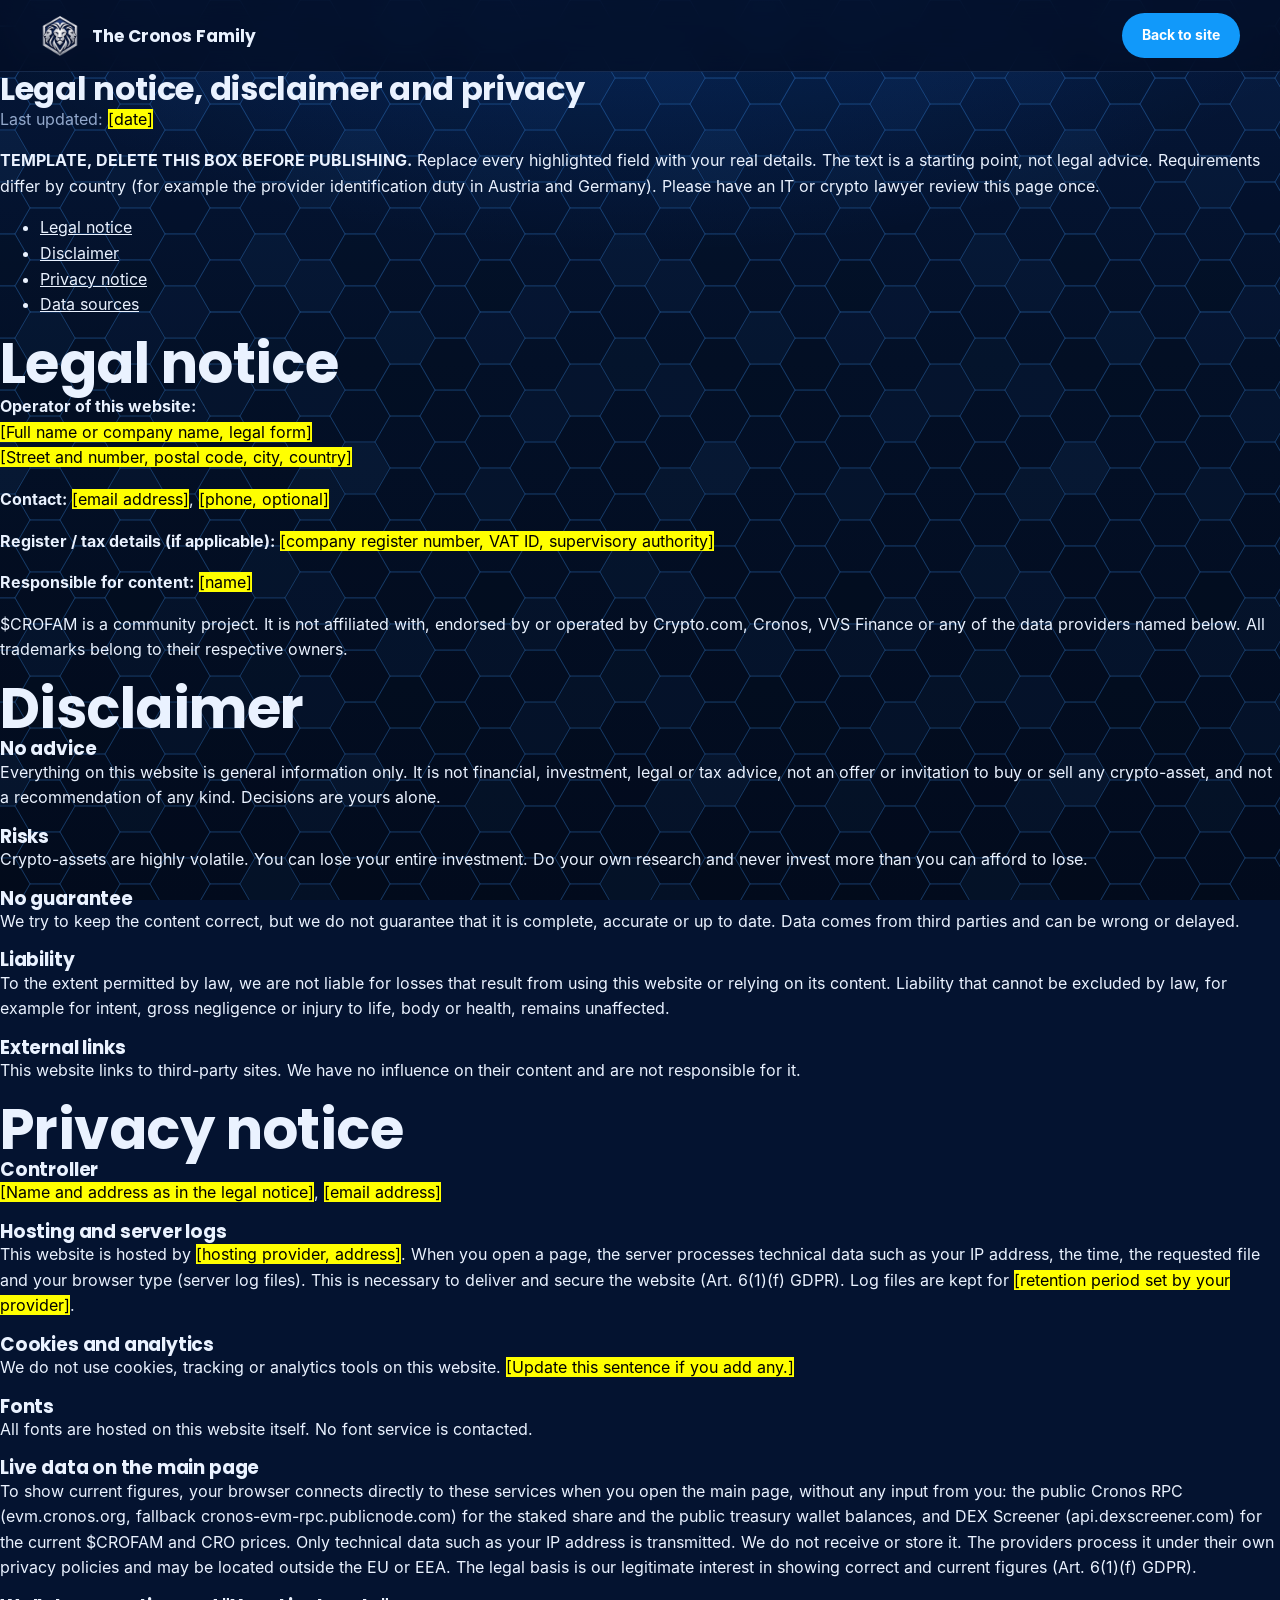
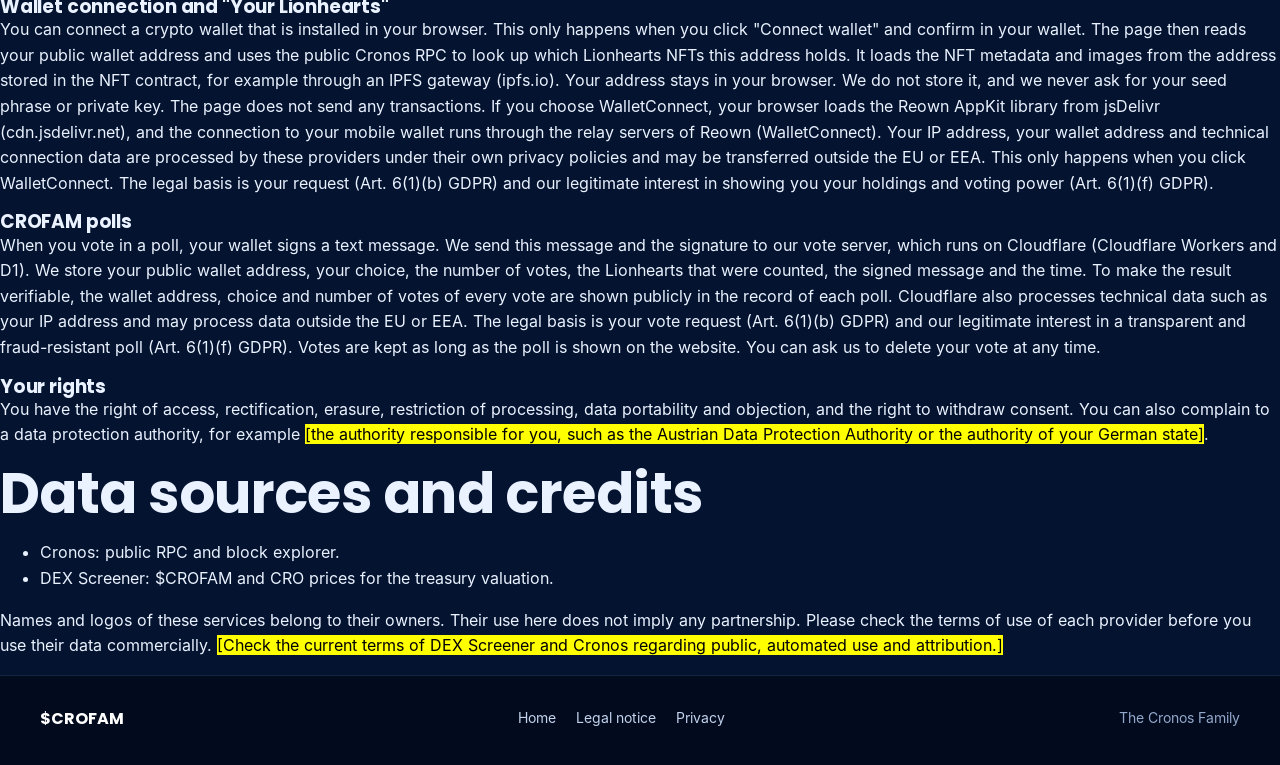
<file: legal.html>
<!doctype html>
<html lang="en">
<head>
  <meta charset="utf-8">
  <meta name="viewport" content="width=device-width, initial-scale=1">
  <meta name="theme-color" content="#030d22">
  <title>Legal notice, disclaimer and privacy | $CROFAM - The Cronos Family</title>
  <meta name="description" content="Legal notice, disclaimer and privacy notice of The Cronos Family.">
  <link rel="icon" type="image/png" href="assets/favicon.png">
  <link rel="stylesheet" href="styles.css">
</head>
<body class="legal-page">
  <a class="skip-link" href="#main">Skip to content</a>
  <header class="site-header">
    <a class="brand" href="index.html"><img src="assets/crofam-logo-96.png" alt="" width="40" height="40"><span>The Cronos Family</span></a>
    <span style="margin-left:auto"></span><a class="header-cta" style="display:inline-block" href="index.html">Back to site</a>
  </header>

  <main class="legal" id="main">
    <h1>Legal notice, disclaimer and privacy</h1>
    <p class="muted">Last updated: <mark>[date]</mark></p>

    <p class="legal-todo"><strong>TEMPLATE, DELETE THIS BOX BEFORE PUBLISHING.</strong> Replace every highlighted field with your real details. The text is a starting point, not legal advice. Requirements differ by country (for example the provider identification duty in Austria and Germany). Please have an IT or crypto lawyer review this page once.</p>

    <ul class="toc">
      <li><a href="#imprint">Legal notice</a></li>
      <li><a href="#disclaimer">Disclaimer</a></li>
      <li><a href="#privacy">Privacy notice</a></li>
      <li><a href="#sources">Data sources</a></li>
    </ul>

    <h2 id="imprint">Legal notice</h2>
    <p><strong>Operator of this website:</strong><br>
      <mark>[Full name or company name, legal form]</mark><br>
      <mark>[Street and number, postal code, city, country]</mark></p>
    <p><strong>Contact:</strong> <mark>[email address]</mark>, <mark>[phone, optional]</mark></p>
    <p><strong>Register / tax details (if applicable):</strong> <mark>[company register number, VAT ID, supervisory authority]</mark></p>
    <p><strong>Responsible for content:</strong> <mark>[name]</mark></p>
    <p>$CROFAM is a community project. It is not affiliated with, endorsed by or operated by Crypto.com, Cronos, VVS Finance or any of the data providers named below. All trademarks belong to their respective owners.</p>

    <h2 id="disclaimer">Disclaimer</h2>
    <h3>No advice</h3>
    <p>Everything on this website is general information only. It is not financial, investment, legal or tax advice, not an offer or invitation to buy or sell any crypto-asset, and not a recommendation of any kind. Decisions are yours alone.</p>
    <h3>Risks</h3>
    <p>Crypto-assets are highly volatile. You can lose your entire investment. Do your own research and never invest more than you can afford to lose.</p>
    <h3>No guarantee</h3>
    <p>We try to keep the content correct, but we do not guarantee that it is complete, accurate or up to date. Data comes from third parties and can be wrong or delayed.</p>
    <h3>Liability</h3>
    <p>To the extent permitted by law, we are not liable for losses that result from using this website or relying on its content. Liability that cannot be excluded by law, for example for intent, gross negligence or injury to life, body or health, remains unaffected.</p>
    <h3>External links</h3>
    <p>This website links to third-party sites. We have no influence on their content and are not responsible for it.</p>

    <h2 id="privacy">Privacy notice</h2>
    <h3>Controller</h3>
    <p><mark>[Name and address as in the legal notice]</mark>, <mark>[email address]</mark></p>
    <h3>Hosting and server logs</h3>
    <p>This website is hosted by <mark>[hosting provider, address]</mark>. When you open a page, the server processes technical data such as your IP address, the time, the requested file and your browser type (server log files). This is necessary to deliver and secure the website (Art. 6(1)(f) GDPR). Log files are kept for <mark>[retention period set by your provider]</mark>.</p>
    <h3>Cookies and analytics</h3>
    <p>We do not use cookies, tracking or analytics tools on this website. <mark>[Update this sentence if you add any.]</mark></p>
    <h3>Fonts</h3>
    <p>All fonts are hosted on this website itself. No font service is contacted.</p>
    <h3>Live data on the main page</h3>
    <p>To show current figures, your browser connects directly to these services when you open the main page, without any input from you: the public Cronos RPC (evm.cronos.org, fallback cronos-evm-rpc.publicnode.com) for the staked share and the public treasury wallet balances, and DEX Screener (api.dexscreener.com) for the current $CROFAM and CRO prices. Only technical data such as your IP address is transmitted. We do not receive or store it. The providers process it under their own privacy policies and may be located outside the EU or EEA. The legal basis is our legitimate interest in showing correct and current figures (Art. 6(1)(f) GDPR).</p>
    <h3>Wallet connection and "Your Lionhearts"</h3>
    <p>You can connect a crypto wallet that is installed in your browser. This only happens when you click "Connect wallet" and confirm in your wallet. The page then reads your public wallet address and uses the public Cronos RPC to look up which Lionhearts NFTs this address holds. It loads the NFT metadata and images from the address stored in the NFT contract, for example through an IPFS gateway (ipfs.io). Your address stays in your browser. We do not store it, and we never ask for your seed phrase or private key. The page does not send any transactions. If you choose WalletConnect, your browser loads the Reown AppKit library from jsDelivr (cdn.jsdelivr.net), and the connection to your mobile wallet runs through the relay servers of Reown (WalletConnect). Your IP address, your wallet address and technical connection data are processed by these providers under their own privacy policies and may be transferred outside the EU or EEA. This only happens when you click WalletConnect. The legal basis is your request (Art. 6(1)(b) GDPR) and our legitimate interest in showing you your holdings and voting power (Art. 6(1)(f) GDPR).</p>
    <h3>CROFAM polls</h3>
    <p>When you vote in a poll, your wallet signs a text message. We send this message and the signature to our vote server, which runs on Cloudflare (Cloudflare Workers and D1). We store your public wallet address, your choice, the number of votes, the Lionhearts that were counted, the signed message and the time. To make the result verifiable, the wallet address, choice and number of votes of every vote are shown publicly in the record of each poll. Cloudflare also processes technical data such as your IP address and may process data outside the EU or EEA. The legal basis is your vote request (Art. 6(1)(b) GDPR) and our legitimate interest in a transparent and fraud-resistant poll (Art. 6(1)(f) GDPR). Votes are kept as long as the poll is shown on the website. You can ask us to delete your vote at any time.</p>
    <h3>Your rights</h3>
    <p>You have the right of access, rectification, erasure, restriction of processing, data portability and objection, and the right to withdraw consent. You can also complain to a data protection authority, for example <mark>[the authority responsible for you, such as the Austrian Data Protection Authority or the authority of your German state]</mark>.</p>

    <h2 id="sources">Data sources and credits</h2>
    <ul>
      <li>Cronos: public RPC and block explorer.</li>
      <li>DEX Screener: $CROFAM and CRO prices for the treasury valuation.</li>
    </ul>
    <p>Names and logos of these services belong to their owners. Their use here does not imply any partnership. Please check the terms of use of each provider before you use their data commercially. <mark>[Check the current terms of DEX Screener and Cronos regarding public, automated use and attribution.]</mark></p>
  </main>

  <footer class="site-footer">
    <div class="footer-main">
      <a class="footer-brand" href="index.html">$CROFAM</a>
      <nav class="footer-links" aria-label="Footer"><a href="index.html">Home</a><a href="#imprint">Legal notice</a><a href="#privacy">Privacy</a></nav>
      <span>The Cronos Family</span>
    </div>
  </footer>
</body>
</html>
</file>
<file: styles.css>
/* ==========================================================================
   $CROFAM  ·  dunkelblaues Wabendesign mit Gold, durchgehend über alle Seiten
   ========================================================================== */
@font-face { font-family: "Poppins"; font-weight: 500; font-display: swap; src: url(assets/fonts/poppins-500.woff) format("woff"); }
@font-face { font-family: "Poppins"; font-weight: 700; font-display: swap; src: url(assets/fonts/poppins-700.woff) format("woff"); }
@font-face { font-family: "Inter"; font-weight: 400; font-display: swap; src: url(assets/fonts/inter-400.woff) format("woff"); }
@font-face { font-family: "Inter"; font-weight: 500; font-display: swap; src: url(assets/fonts/inter-500.woff) format("woff"); }
@font-face { font-family: "Inter"; font-weight: 600; font-display: swap; src: url(assets/fonts/inter-600.woff) format("woff"); }
@font-face { font-family: "Inter"; font-weight: 700; font-display: swap; src: url(assets/fonts/inter-700.woff) format("woff"); }

:root {
  --ink-0: #02091a;      /* tiefstes Navy */
  --ink-1: #041330;      /* Grundfläche */
  --ink-2: #0a2350;      /* Paneele */
  --line: rgba(120, 180, 255, .16);
  --line-strong: rgba(140, 195, 255, .3);
  --text: #eaf2ff;
  --muted: #93a8cb;
  --cyan: #00e5ff;
  --blue: #1199fa;
  --gold: #ffc247;
  --gold-deep: #f2a922;
  --gold-grad: linear-gradient(180deg, #fff6cf 0%, #ffd76a 38%, #f2a922 70%, #ffe08a 100%);
  --panel: linear-gradient(180deg, rgba(14, 44, 96, .66), rgba(5, 20, 48, .78));
  --display: "Poppins", "Inter", system-ui, sans-serif;
  --font: "Inter", system-ui, -apple-system, "Segoe UI", sans-serif;
  --mono: ui-monospace, "SF Mono", Menlo, Consolas, monospace;
  --wrap: 1200px;
  --gutter: clamp(16px, 4vw, 40px);
  --header-h: 72px;
}

*, *::before, *::after { box-sizing: border-box; }
html { scroll-behavior: smooth; scroll-padding-top: calc(var(--header-h) + 12px); -webkit-text-size-adjust: 100%; }
@media (prefers-reduced-motion: reduce) { html { scroll-behavior: auto; } *, *::before, *::after { animation: none !important; transition: none !important; } }
body {
  margin: 0; color: var(--text); font: 400 16px/1.6 var(--font); -webkit-font-smoothing: antialiased;
  background-color: var(--ink-1);
  background-image:
    radial-gradient(1200px 700px at 50% -10%, rgba(17, 120, 250, .28), transparent 70%),
    url(assets/bg/honeycomb.svg),
    linear-gradient(180deg, #05173a 0%, #031027 40%, #020b1d 100%);
  background-size: auto, 360px 312px, auto;
  background-attachment: scroll, fixed, fixed;
}
img { max-width: 100%; height: auto; display: block; }
a { color: inherit; }
h1, h2, h3, h4 { margin: 0; font-family: var(--display); font-weight: 700; letter-spacing: -.01em; line-height: 1.08; }
h2 { font-size: clamp(34px, 5vw, 56px); }
p { margin: 0 0 1em; }
.muted { color: var(--muted); }
.small-note { margin: 18px 0 0; font-size: 13px; line-height: 1.6; color: var(--muted); max-width: 80ch; }
:focus-visible { outline: 3px solid var(--cyan); outline-offset: 3px; border-radius: 6px; }
.skip-link { position: absolute; left: 12px; top: -60px; z-index: 200; padding: 10px 16px; border-radius: 10px; background: var(--gold); color: #1a1000; font-weight: 700; text-decoration: none; }
.skip-link:focus { top: 12px; }

[hidden] { display: none !important; }

/* ---------- Buttons ---------- */
.button { display: inline-flex; align-items: center; justify-content: center; gap: 8px; min-height: 48px; padding: 0 24px; border-radius: 999px; border: 1.5px solid transparent;
  font: 700 15px/1 var(--font); text-decoration: none; white-space: nowrap; cursor: pointer; transition: transform .15s, box-shadow .2s, background-color .2s, border-color .2s; }
.button:hover { transform: translateY(-1px); }
.button:disabled { opacity: .45; cursor: not-allowed; transform: none; }
.button-primary { background: var(--blue); color: #fff; box-shadow: 0 8px 24px rgba(17, 153, 250, .35); }
.button-primary:hover { background: #2aa6ff; box-shadow: 0 10px 30px rgba(17, 153, 250, .5); }
.button-gold { background: rgba(255, 194, 71, .08); color: #ffe7a8; border-color: rgba(255, 194, 71, .7); box-shadow: 0 0 24px rgba(255, 194, 71, .16); }
.button-gold:hover { background: rgba(255, 194, 71, .16); border-color: var(--gold); }
.button-ghost { min-height: 38px; padding: 0 16px; font-size: 13px; background: transparent; color: var(--text); border-color: var(--line-strong); }
.button-ghost:hover { border-color: var(--cyan); }
.button-solid { background: linear-gradient(180deg, #ffe08a, #ffc247 45%, #f2a922); color: #241600; box-shadow: 0 8px 24px rgba(242, 169, 34, .3); }
.button-solid:hover { box-shadow: 0 10px 30px rgba(242, 169, 34, .5); filter: brightness(1.05); }
.text-link { color: #8fd8ff; font-weight: 600; text-decoration: none; }
.text-link:hover { text-decoration: underline; }
.icon-x { width: 15px; height: 15px; fill: currentColor; }
.row-actions { display: flex; flex-wrap: wrap; align-items: center; gap: 14px 22px; margin-top: 26px; }
.row-actions.center { justify-content: center; }

/* ---------- Header ---------- */
.site-header { position: sticky; top: 0; z-index: 50; height: var(--header-h); display: flex; align-items: center; gap: 28px; padding: 0 var(--gutter);
  background: rgba(3, 14, 36, .78); backdrop-filter: blur(14px); -webkit-backdrop-filter: blur(14px); border-bottom: 1px solid var(--line); }
.brand { display: flex; align-items: center; gap: 12px; font: 700 17px var(--display); text-decoration: none; white-space: nowrap; }
.brand img { width: 40px; height: 40px; }
#primary-nav { display: flex; gap: 4px; margin-right: auto; }
#primary-nav a { padding: 8px 12px; border-radius: 10px; color: #c3d3ee; font-size: 15px; font-weight: 500; text-decoration: none; }
#primary-nav a:hover { color: #fff; background: rgba(255, 255, 255, .05); }
#primary-nav a.is-active { color: #fff; box-shadow: inset 0 -2px 0 var(--gold); border-radius: 0; }
.header-cta { padding: 11px 20px; border-radius: 999px; background: var(--blue); color: #fff; font-weight: 700; font-size: 14px; text-decoration: none; white-space: nowrap; }
.header-cta:hover { background: #2aa6ff; }
.menu-toggle { display: none; }

/* ---------- Hero ---------- */
.hero { position: relative; overflow: hidden; min-height: min(860px, calc(100svh - var(--header-h))); display: grid; align-items: center; border-bottom: 1px solid var(--line); isolation: isolate; }
.lion-wall { position: absolute; inset: -18% -12%; z-index: -2; transform: rotate(-8deg); }
.lion-wall-track { display: flex; flex-direction: column; gap: 14px; animation: wall-drift 90s linear infinite; }
.lion-grid { display: grid; grid-template-columns: repeat(7, minmax(150px, 1fr)); gap: 14px; }
.lion-grid img { width: 100%; aspect-ratio: 1; border-radius: 18px; object-fit: cover; opacity: .6; box-shadow: 0 10px 28px rgba(0, 0, 0, .5); }
@keyframes wall-drift { to { transform: translateY(calc(-50% - 7px)); } }
.hero::before { content: ""; position: absolute; inset: 0; z-index: -1;
  background:
    radial-gradient(60% 70% at 28% 50%, rgba(3, 14, 36, .92) 0%, rgba(3, 14, 36, .55) 55%, rgba(3, 14, 36, .2) 100%),
    linear-gradient(90deg, rgba(2, 9, 26, .96) 0%, rgba(2, 9, 26, .82) 42%, rgba(2, 9, 26, .35) 78%, rgba(2, 9, 26, .55) 100%),
    linear-gradient(180deg, rgba(2, 9, 26, .4), rgba(2, 9, 26, 0) 30%, rgba(2, 9, 26, .85)); }
.hero-inner { width: 100%; max-width: var(--wrap); margin: 0 auto; padding: clamp(40px, 5vw, 64px) var(--gutter) clamp(28px, 3vw, 36px); display: grid; grid-template-columns: minmax(200px, 360px) minmax(0, 1fr); gap: clamp(28px, 5vw, 72px); align-items: center; }
.hero-logo { width: 100%; filter: drop-shadow(0 0 42px rgba(0, 170, 255, .45)) drop-shadow(0 18px 40px rgba(0, 0, 0, .6)); }
.hero h1 { display: flex; flex-direction: column; text-transform: uppercase; }
.h1-small { font-size: clamp(22px, 3vw, 34px); letter-spacing: .22em; color: #cfe0fa; font-weight: 500; }
.h1-big { font-size: clamp(64px, 10vw, 132px); line-height: .92; letter-spacing: -.02em; color: #fff; text-shadow: 0 0 40px rgba(17, 153, 250, .35); }
.hero-lead { margin: 18px 0 0; max-width: 44ch; font-size: clamp(17px, 1.55vw, 20px); line-height: 1.55; color: #d6e3f7; }
.hero-actions { display: flex; flex-wrap: wrap; gap: 14px; margin-top: 24px; }

/* ---------- Abschnitte ---------- */
.section { padding: clamp(72px, 10vw, 128px) 0; position: relative; }
.section-alt { background: linear-gradient(180deg, rgba(2, 9, 26, .62), rgba(2, 9, 26, .78)); border-top: 1px solid var(--line); border-bottom: 1px solid var(--line); }
.wrap { max-width: var(--wrap); margin: 0 auto; padding: 0 var(--gutter); }
.section-label { display: flex; align-items: center; gap: 10px; margin: 0 0 22px; font: 600 14px var(--font); color: #8fd8ff; }
.section-label span { display: inline-grid; place-items: center; min-width: 34px; height: 26px; padding: 0 8px; border-radius: 8px; border: 1px solid rgba(255, 194, 71, .55); color: var(--gold); font-weight: 700; font-size: 13px; }
.sub-heading { margin: 56px 0 22px; font-size: 24px; }

/* ---------- 01 Lionhearts ---------- */
.lh-head { display: flex; flex-wrap: wrap; justify-content: space-between; gap: 28px 48px; align-items: flex-end; }
.lh-title { font-size: clamp(46px, 9vw, 116px); line-height: 1.05; letter-spacing: .01em; padding-right: .06em;
  background: var(--gold-grad); -webkit-background-clip: text; background-clip: text; color: transparent;
  filter: drop-shadow(0 0 26px rgba(255, 180, 40, .42)) drop-shadow(0 3px 0 rgba(120, 70, 0, .55)); }
.lh-sub { margin: 16px 0 0; max-width: 46ch; font-size: 19px; color: #d6e3f7; }
.lh-facts { display: grid; grid-template-columns: repeat(4, auto); gap: 8px 28px; margin: 0; }
.lh-facts div { padding-left: 14px; border-left: 2px solid rgba(255, 194, 71, .5); }
.lh-facts dt { font-size: 13px; color: var(--muted); }
.lh-facts dd { margin: 0; font: 700 30px/1.1 var(--display); color: #fff; }

.tiers { display: grid; grid-template-columns: repeat(5, minmax(0, 1fr)); gap: 18px; margin: 0; padding: 0; list-style: none; align-items: end; }
.tier { --tc: #c9925a; position: relative; display: flex; flex-direction: column; border-radius: 22px; background: #061638; border: 2px solid var(--tc); box-shadow: 0 0 0 1px rgba(0, 0, 0, .4), 0 16px 40px rgba(0, 0, 0, .45), 0 0 28px color-mix(in srgb, var(--tc) 28%, transparent); }
.tier:nth-child(2) { margin-bottom: 18px; } .tier:nth-child(3) { margin-bottom: 36px; } .tier:nth-child(4) { margin-bottom: 54px; } .tier:nth-child(5) { margin-bottom: 72px; }
.tier img { width: 100%; aspect-ratio: 1; object-fit: cover; border-radius: 20px 20px 0 0; }
.tier-badge { position: absolute; top: -14px; left: 50%; transform: translateX(-50%); z-index: 2; padding: 4px 14px; border-radius: 999px; background: #061638; border: 1.5px solid var(--tc); font: 700 12px var(--font); letter-spacing: .12em; text-transform: uppercase; white-space: nowrap; }
.tier-body { display: flex; flex-direction: column; align-items: center; gap: 8px; padding: 16px 14px 14px; text-align: center; }
.tier h4 { font-size: clamp(20px, 2vw, 26px); letter-spacing: .04em; text-transform: uppercase; color: var(--tc); }
.tier p { margin: 0; min-height: 2.9em; font-size: 14px; line-height: 1.45; color: #c3d3ee; }
.hearts { display: flex; gap: 6px; }
.hearts i { width: 15px; height: 14px; background: currentColor; color: rgba(255, 255, 255, .18); clip-path: path("M7.5 14C3 10.6 0 7.8 0 4.4 0 1.9 2 0 4.3 0c1.4 0 2.6.7 3.2 1.8C8.1.7 9.3 0 10.7 0 13 0 15 1.9 15 4.4c0 3.4-3 6.2-7.5 9.6Z"); }
.hearts i.on { color: var(--tc); }
.floor { display: flex; flex-direction: column; align-items: center; gap: 2px; width: 100%; margin-top: 6px; padding: 10px; border-radius: 14px; background: rgba(255, 255, 255, .04); border: 1px solid var(--line); text-decoration: none; }
.floor span { font-size: 12px; color: var(--muted); }
.floor strong { font-size: 15px; color: #fff; }
.floor:hover { border-color: var(--tc); background: rgba(255, 255, 255, .07); }
.tier-common { --tc: #d69a5e; }
.tier-uncommon { --tc: #4fe0a6; border-image: none; }
.tier-uncommon h4 { background: linear-gradient(90deg, #ff6b9a, #ffc247, #4fe0a6, #4fb6ff, #a97bff); -webkit-background-clip: text; background-clip: text; color: transparent; }
.tier-rare { --tc: #ffc247; }
.tier-rare h4 { background: linear-gradient(90deg, #ffc247 0 50%, #e3e9f3 50% 100%); -webkit-background-clip: text; background-clip: text; color: transparent; }
.tier-epic { --tc: #9ff0e6; }
.tier-legendary { --tc: #b57bff; box-shadow: 0 0 0 1px rgba(0, 0, 0, .4), 0 16px 40px rgba(0, 0, 0, .45), 0 0 50px rgba(160, 90, 255, .45); }
.one-of-one { position: absolute; top: -18px; right: -14px; z-index: 3; display: grid; place-items: center; width: 58px; height: 58px; border-radius: 50%; background: radial-gradient(circle at 35% 30%, #c79bff, #6d2fd8); border: 2px solid #e2ccff; font: 800 17px var(--display); color: #fff; box-shadow: 0 0 24px rgba(160, 90, 255, .7); }

.mint-box { display: grid; grid-template-columns: minmax(0, 1fr) auto auto; gap: 22px 40px; align-items: center; margin-top: 40px; padding: 22px 26px; border-radius: 22px; background: var(--panel); border: 1.5px solid rgba(255, 194, 71, .45); }
.mint-when { display: flex; align-items: center; gap: 16px; }
.mint-when img { width: 56px; height: 56px; flex: none; }
.mint-k { margin: 0; font-size: 14px; color: var(--muted); }
.mint-v { margin: 0; font: 700 22px/1.2 var(--display); }
.mint-prices { display: flex; gap: 30px; margin: 0; }
.mint-prices dt { font-size: 13px; color: var(--muted); }
.mint-prices dd { margin: 0; font: 700 22px var(--display); color: var(--gold); }

/* ---------- 02 Staking ---------- */
.stake-head { display: flex; flex-wrap: wrap; justify-content: space-between; align-items: flex-end; gap: 12px 40px; margin-bottom: 30px; }
.stake-head p { margin: 0; max-width: 48ch; }
.stake-split { display: grid; grid-template-columns: minmax(0, 1.15fr) minmax(0, .85fr); gap: 18px; align-items: stretch; }
.stake-card { display: flex; flex-direction: column; padding: clamp(22px, 3vw, 36px); border-radius: 28px; background: var(--panel); border: 1px solid var(--line-strong); box-shadow: 0 30px 80px rgba(0, 0, 0, .3); min-width: 0; }
.stake-card h3 { font-size: clamp(22px, 2.4vw, 30px); margin-bottom: 18px; }
.stake-token { border-color: rgba(255, 194, 71, .5); background: linear-gradient(180deg, rgba(60, 40, 6, .28), rgba(5, 20, 48, .8)); }
.stake-token h3 { background: var(--gold-grad); -webkit-background-clip: text; background-clip: text; color: transparent; }
.stake-nft { border-color: rgba(255, 194, 71, .5); background: linear-gradient(180deg, rgba(60, 40, 6, .35), rgba(5, 20, 48, .8)); }
.stake-nft h3 { background: var(--gold-grad); -webkit-background-clip: text; background-clip: text; color: transparent; }
.stake-nft-art { width: 100%; max-width: 440px; margin: 0 auto 18px; filter: drop-shadow(0 16px 30px rgba(0, 0, 0, .5)); }
.stake-nft > p { color: #d6e3f7; font-size: 16px; }
.stake-steps { display: grid; gap: 8px; margin: 4px 0 0; padding: 0; list-style: none; counter-reset: st; }
.stake-steps li { counter-increment: st; display: flex; align-items: center; gap: 12px; padding: 10px 14px; border-radius: 14px; background: rgba(255, 255, 255, .04); border: 1px solid var(--line); font-size: 14px; color: #cfe0fa; }
.stake-steps li::before { content: counter(st); display: grid; place-items: center; flex: none; width: 26px; height: 26px; border-radius: 50%; background: rgba(255, 194, 71, .16); color: var(--gold); font-weight: 700; font-size: 13px; }
.stake-card .row-actions { margin-top: auto; padding-top: 24px; }
.stake-card .small-note { margin-top: 14px; }
.stake-token-body { display: grid; gap: 26px; align-items: center; margin: auto 0; padding-top: 26px; }
.stake-token .supply-legend { grid-template-columns: repeat(3, minmax(0, 1fr)); }
.stake-token .supply-legend li { flex-direction: column; align-items: flex-start; gap: 6px; }
.stake-token .supply-legend .supply-value { font-size: 22px; }
.staking-promise { display: flex; flex-wrap: wrap; align-items: center; justify-content: space-between; gap: 12px 18px; padding: 18px 20px; border-radius: 20px; background: rgba(255, 194, 71, .07); border: 1px solid rgba(255, 194, 71, .45); }
.stake-nft .staking-promise { margin-bottom: 18px; }
.promise-text { margin: 0; font: 700 clamp(18px, 2vw, 23px)/1.25 var(--display); }
.promise-text strong { background: var(--gold-grad); -webkit-background-clip: text; background-clip: text; color: transparent; font-size: 1.5em; margin-right: 4px; }
.stake-nft .promise-text strong { font-size: 1.25em; margin: 0 0 0 4px; }
.promise-badge { display: inline-block; padding: 7px 14px; border-radius: 999px; background: var(--gold); color: #241600; font-weight: 800; font-size: 13px; }
.supply-legend { display: grid; gap: 10px; margin: 0; padding: 0; list-style: none; }
.supply-legend li { display: flex; align-items: center; gap: 14px; padding: 12px 16px; border-radius: 14px; background: rgba(255, 255, 255, .03); border: 1px solid var(--line); transition: border-color .2s, background-color .2s; cursor: default; }
.supply-legend li.is-active, .supply-legend li[data-seg="staked"] { border-color: color-mix(in srgb, var(--c) 55%, transparent); background: color-mix(in srgb, var(--c) 8%, transparent); }
.swatch { width: 12px; height: 12px; border-radius: 50%; background: var(--c); box-shadow: 0 0 12px var(--c); flex: none; }
.supply-name { display: flex; flex-direction: column; font-weight: 600; flex: 1; }
.supply-name small { color: var(--muted); font-weight: 400; font-size: 13px; }
.supply-value { font: 700 18px var(--display); font-variant-numeric: tabular-nums; }
.supply-chart { margin: 0; }
.supply-chart svg { width: 100%; max-width: 320px; margin: 0 auto; display: block; overflow: visible; }
.orbit { fill: none; stroke: rgba(255, 194, 71, .4); stroke-width: 1.2; stroke-dasharray: 2 7; }
.orbit-fine { fill: none; stroke: rgba(120, 180, 255, .18); }
.seg { cursor: pointer; outline: none; transform-origin: 150px 150px; transition: transform .25s; }
.seg .glow { opacity: .35; transition: opacity .25s; }
.seg[data-seg="staked"] .glow { opacity: .75; }
.seg.is-active { transform: scale(1.05); }
.seg.is-active .glow { opacity: 1; }
.core { fill: #041330; stroke: rgba(255, 194, 71, .45); stroke-width: 1.5; }
.donut-value { font: 700 40px var(--display); fill: #fff; }
.donut-label { font: 700 11px var(--font); letter-spacing: .2em; fill: #ffd98a; }

/* ---------- 03 Treasury ---------- */
.tr-head { display: flex; flex-wrap: wrap; justify-content: space-between; align-items: flex-end; gap: 16px 40px; margin-bottom: 30px; }
.tr-head p { margin: 14px 0 0; max-width: 56ch; }
.tr-overview { display: grid; grid-template-columns: minmax(0, 1.5fr) minmax(0, 1fr); gap: 18px; }
.tr-total { padding: clamp(24px, 4vw, 44px); border-radius: 28px; background: var(--panel); border: 1.5px solid rgba(255, 194, 71, .45); box-shadow: 0 0 60px rgba(255, 194, 71, .08) inset; }
.tr-k { margin: 0 0 6px; font-size: 14px; font-weight: 600; color: var(--muted); }
.tr-big { margin: 0; display: flex; align-items: baseline; flex-wrap: wrap; gap: 6px 14px; font: 700 clamp(48px, 8vw, 96px)/1 var(--display); font-variant-numeric: tabular-nums;
  background: var(--gold-grad); -webkit-background-clip: text; background-clip: text; color: transparent; filter: drop-shadow(0 0 22px rgba(255, 180, 40, .3)); }
.tr-big .unit { font-size: .38em; letter-spacing: .06em; }
.tr-usd { margin: 10px 0 0; font: 600 20px var(--font); color: #d6e3f7; font-variant-numeric: tabular-nums; }
.tr-road { margin-top: 34px; }
.tr-road-top { display: flex; justify-content: space-between; gap: 12px; font-size: 14px; color: #c3d3ee; }
.tr-road-top strong { color: #fff; }
.tr-road-top span:last-child { font-weight: 700; color: var(--gold); }
.tr-road-track { height: 12px; margin-top: 10px; border-radius: 99px; background: rgba(255, 255, 255, .08); overflow: hidden; }
.tr-road-track span { display: block; height: 100%; border-radius: inherit; background: linear-gradient(90deg, #f2a922, #ffd76a); box-shadow: 0 0 16px rgba(255, 194, 71, .6); transition: width .8s ease; }
.tr-road-marks { position: relative; height: 16px; margin: 10px 0 0; padding: 0; list-style: none; font-size: 12px; font-weight: 600; color: var(--muted); }
.tr-road-marks li { position: absolute; top: 0; transform: translateX(-50%); white-space: nowrap; }
.tr-road-marks li:first-child { transform: none; }
.tr-road-marks li:last-child { transform: translateX(-100%); }
.tr-road-marks li.is-reached { color: var(--gold); }
.tr-side { position: relative; overflow: hidden; display: flex; flex-direction: column; justify-content: flex-end; min-height: 320px; border-radius: 28px; border: 1px solid var(--line-strong); }
.tr-side img { position: absolute; inset: 0; width: 100%; height: 100%; object-fit: cover; }
.tr-side::after { content: ""; position: absolute; inset: 0; background: linear-gradient(180deg, rgba(2, 9, 26, .05) 30%, rgba(2, 9, 26, .92)); }
.tr-kpis { position: relative; z-index: 1; display: grid; gap: 10px; margin: 0; padding: 22px; }
.tr-kpis div { display: flex; justify-content: space-between; gap: 12px; padding-bottom: 8px; border-bottom: 1px solid rgba(255, 255, 255, .12); }
.tr-kpis div:last-child { border-bottom: 0; padding-bottom: 0; }
.tr-kpis dt { color: #c3d3ee; font-size: 14px; }
.tr-kpis dd { margin: 0; font-weight: 700; font-variant-numeric: tabular-nums; }
.tr-holdings { margin-top: 18px; padding: clamp(20px, 3vw, 32px); border-radius: 28px; background: var(--panel); border: 1px solid var(--line-strong); }
.tr-holdings-head { display: flex; flex-wrap: wrap; align-items: center; gap: 10px 18px; }
.tr-holdings-head h3 { font-size: 22px; margin-right: auto; }
.tr-status { margin: 0; font-size: 13px; color: var(--muted); }
.tr-status.is-live::before { content: ""; display: inline-block; width: 8px; height: 8px; margin-right: 8px; border-radius: 50%; background: #3ee39b; box-shadow: 0 0 10px #3ee39b; }
.tr-table { width: 100%; border-collapse: collapse; margin-top: 10px; font-variant-numeric: tabular-nums; }
.tr-table th { padding: 10px 12px; text-align: right; font-size: 13px; font-weight: 600; color: var(--muted); border-bottom: 1px solid var(--line); }
.tr-table th:first-child, .tr-table td:first-child { text-align: left; }
.tr-table td { padding: 14px 12px; text-align: right; border-bottom: 1px solid var(--line); white-space: nowrap; }
.tr-table tr:last-child td { border-bottom: 0; }
.tr-table td:nth-child(3) { font-weight: 700; color: #fff; }
.tr-table td:last-child { color: var(--gold); font-weight: 700; }
.asset { display: flex; flex-direction: column; padding-left: 20px; position: relative; }
.asset::before { content: ""; position: absolute; left: 0; top: 7px; width: 10px; height: 10px; border-radius: 50%; background: var(--c); box-shadow: 0 0 10px var(--c); }
.asset small { color: var(--muted); font-size: 13px; }
.tr-addresses { display: grid; grid-template-columns: 1fr 1fr; gap: 18px; margin-top: 18px; }
.addr { padding: 18px 20px; border-radius: 20px; background: rgba(255, 255, 255, .03); border: 1px solid var(--line); min-width: 0; }
.addr-row { display: flex; align-items: center; gap: 12px; flex-wrap: wrap; }
.addr code { flex: 1 1 240px; min-width: 0; overflow-wrap: anywhere; padding: 10px 12px; border-radius: 10px; background: rgba(0, 0, 0, .3); font: 500 13px var(--mono); color: #cfe0fa; }
.copy { padding: 10px 14px; border-radius: 10px; border: 1px solid var(--line-strong); background: transparent; color: #8fd8ff; font: 700 13px var(--font); cursor: pointer; }
.copy:hover { border-color: var(--cyan); color: #fff; }

/* ---------- 04 Roadmap ---------- */
.roadmap-heading { display: flex; flex-wrap: wrap; justify-content: space-between; align-items: flex-end; gap: 20px; margin-bottom: 30px; }
.roadmap-heading p { margin: 12px 0 0; }
.progress-box { min-width: 240px; padding: 14px 18px; border-radius: 16px; background: var(--panel); border: 1px solid var(--line-strong); font-size: 14px; font-weight: 700; }
.progress-track { height: 8px; margin-top: 10px; border-radius: 99px; background: rgba(255, 255, 255, .1); overflow: hidden; }
.progress-track span { display: block; height: 100%; background: linear-gradient(90deg, #f2a922, #ffd76a); box-shadow: 0 0 12px rgba(255, 194, 71, .6); }
.roadmap-list { position: relative; display: grid; gap: 12px; margin: 0; padding: 0 0 0 46px; list-style: none; counter-reset: none; }
.roadmap-list::before { content: ""; position: absolute; left: 15px; top: 20px; bottom: 20px; width: 2px; background: linear-gradient(180deg, var(--gold) 0, var(--gold) 70%, rgba(255, 255, 255, .15) 76%); }
.roadmap-item { position: relative; display: flex; align-items: center; gap: 16px; padding: 16px 20px; border-radius: 18px; background: rgba(255, 255, 255, .03); border: 1px solid var(--line); }
.milestone-check { position: absolute; left: -46px; top: 50%; transform: translateY(-50%); width: 32px; height: 32px; border-radius: 50%; background: var(--ink-1); border: 2px solid rgba(255, 255, 255, .25); }
.roadmap-item.is-done .milestone-check { background: var(--gold); border-color: var(--gold); box-shadow: 0 0 16px rgba(255, 194, 71, .6); }
.roadmap-item.is-done .milestone-check::after { content: ""; position: absolute; left: 10px; top: 6px; width: 7px; height: 13px; border: solid #241600; border-width: 0 3px 3px 0; transform: rotate(45deg); }
.roadmap-item.is-progress .milestone-check { border-color: var(--cyan); box-shadow: 0 0 0 5px rgba(0, 229, 255, .15), 0 0 16px rgba(0, 229, 255, .5); }
.roadmap-item.is-progress .milestone-check::after { content: ""; position: absolute; inset: 7px; border-radius: 50%; background: var(--cyan); }
.roadmap-item.is-done { border-color: rgba(255, 194, 71, .3); background: rgba(255, 194, 71, .05); }
.roadmap-item.is-progress { border-color: rgba(0, 229, 255, .35); background: rgba(0, 229, 255, .05); }
.milestone-content { display: flex; align-items: center; gap: 16px; flex: 1; min-width: 0; }
.milestone-number { display: grid; place-items: center; flex: none; width: 36px; height: 36px; border-radius: 10px; background: rgba(255, 255, 255, .06); font: 700 13px var(--font); color: #8fd8ff; }
.milestone-content strong { display: block; font-size: 17px; }
.milestone-content small { display: block; color: var(--muted); font-size: 14px; }
.milestone-content a { color: #8fd8ff; font-weight: 600; }
.milestone-status { flex: none; padding: 6px 12px; border-radius: 999px; font-size: 12px; font-weight: 700; background: rgba(255, 255, 255, .06); color: #c3d3ee; }
.is-done .milestone-status { background: rgba(255, 194, 71, .15); color: var(--gold); }
.is-progress .milestone-status { background: rgba(0, 229, 255, .14); color: var(--cyan); }
.roadmap-final { border-color: rgba(17, 153, 250, .5); background: linear-gradient(90deg, rgba(17, 153, 250, .16), rgba(17, 153, 250, .04)); }

/* ---------- 05 Vision ---------- */
.section-vision { background: radial-gradient(900px 420px at 80% 40%, rgba(0, 200, 255, .14), transparent 70%); }
.vision-wrap h2 { margin-bottom: 22px; }
.vision-lead { max-width: 24ch; margin: 0; font: 700 clamp(26px, 3.6vw, 44px)/1.2 var(--display); color: #fff; }
.vision-cols { display: grid; grid-template-columns: 1fr 1fr; gap: 24px 48px; max-width: 1000px; margin-top: 34px; padding-top: 28px; border-top: 1px solid rgba(255, 194, 71, .4); }
.vision-cols p { margin: 0; font-size: 18px; line-height: 1.65; color: #c9d7ee; }

/* ---------- Abschluss + Footer ---------- */
.closing { padding: clamp(80px, 11vw, 140px) var(--gutter); text-align: center; background: radial-gradient(700px 400px at 50% 30%, rgba(17, 153, 250, .22), transparent 70%); }
.closing img { width: 110px; height: 110px; margin: 0 auto 26px; filter: drop-shadow(0 0 30px rgba(0, 170, 255, .45)); }
.closing h2 { max-width: 22ch; margin: 0 auto; }
.closing-links { display: flex; flex-wrap: wrap; justify-content: center; align-items: center; gap: 10px 14px; margin: 34px 0 0; font-size: 14px; color: var(--muted); }
.closing-links a { padding: 8px 14px; border-radius: 999px; border: 1px solid var(--line-strong); color: #cfe0fa; text-decoration: none; font-weight: 600; }
.closing-links a:hover { border-color: var(--cyan); color: #fff; }
.site-footer { padding: 30px var(--gutter) 34px; border-top: 1px solid var(--line); background: rgba(2, 9, 26, .85); }
.footer-main { max-width: var(--wrap); margin: 0 auto; display: flex; flex-wrap: wrap; justify-content: space-between; align-items: center; gap: 18px 28px; font-size: 14px; color: var(--muted); }
.footer-brand { display: flex; align-items: center; gap: 10px; font: 700 16px var(--display); color: #fff; text-decoration: none; }
.footer-links { display: flex; flex-wrap: wrap; gap: 8px 20px; }
.footer-links a { color: #c3d3ee; text-decoration: none; }
.footer-links a:hover { color: #fff; text-decoration: underline; }
.footer-disclaimer { max-width: var(--wrap); margin: 22px auto 0; padding-top: 18px; border-top: 1px solid var(--line); font-size: 12.5px; color: #7489ab; }
.toast { position: fixed; left: 50%; bottom: 28px; z-index: 100; transform: translate(-50%, 24px); padding: 13px 22px; border-radius: 999px; background: #0a2350; border: 1px solid var(--line-strong); color: #fff; font-size: 14px; font-weight: 600; box-shadow: 0 12px 32px rgba(0, 0, 0, .4); opacity: 0; pointer-events: none; transition: opacity .25s, transform .25s; }
.toast.visible { opacity: 1; transform: translate(-50%, 0); }


/* ---------- Lionhearts: Stake + Liquid ---------- */
.lh-utility { display: grid; grid-template-columns: 1fr 1fr; gap: 18px; margin-top: 18px; }
.util-card { display: flex; flex-direction: column; align-items: flex-start; justify-content: space-between; gap: 18px; padding: 22px 26px; border-radius: 22px; background: var(--panel); border: 1px solid var(--line-strong); }
.util-card h3 { font-size: 22px; margin-bottom: 6px; }
.util-card p { margin: 0; font-size: 15px; color: #c9d7ee; max-width: 46ch; }
.util-card .button { flex: none; }
.soon { margin-left: 4px; padding: 3px 8px; border-radius: 99px; background: rgba(255, 194, 71, .16); font-size: 11px; font-weight: 700; color: var(--gold); }

/* ---------- Wallet / Your Lionhearts ---------- */
.header-wallet { display: inline-flex; align-items: center; gap: 8px; padding: 10px 16px; border-radius: 999px; border: 1.5px solid rgba(255, 194, 71, .7); background: rgba(255, 194, 71, .08); color: #ffe7a8; font: 700 14px var(--font); cursor: pointer; white-space: nowrap; }
.header-wallet:hover { background: rgba(255, 194, 71, .16); border-color: var(--gold); }
.header-wallet .dot { width: 8px; height: 8px; border-radius: 50%; background: rgba(255, 255, 255, .3); }
.header-wallet.is-connected .dot { background: #3ee39b; box-shadow: 0 0 10px #3ee39b; }
.wallet-icon { display: none; width: 22px; height: 22px; }
.nav-mobile-only { display: none; }
.vault { display: grid; grid-template-columns: minmax(260px, 340px) minmax(0, 1fr); gap: 0; margin-top: 56px; border-radius: 28px; border: 1.5px solid rgba(255, 194, 71, .45); background: var(--panel); overflow: hidden; scroll-margin-top: calc(var(--header-h) + 16px); }
.vault-side { padding: clamp(22px, 3vw, 34px); background: rgba(2, 9, 26, .45); border-right: 1px solid var(--line); display: flex; flex-direction: column; gap: 16px; }
.vault-side h3 { font-size: clamp(24px, 2.6vw, 32px); background: var(--gold-grad); -webkit-background-clip: text; background-clip: text; color: transparent; }
.vault-intro { margin: 0; color: #c9d7ee; font-size: 15px; }
.vault-actions { display: flex; flex-wrap: wrap; gap: 10px; }
.wallet-picker { display: grid; gap: 8px; }
.wallet-picker button { display: flex; align-items: center; gap: 12px; padding: 10px 14px; border-radius: 14px; border: 1px solid var(--line-strong); background: rgba(255, 255, 255, .04); color: var(--text); font: 600 15px var(--font); cursor: pointer; text-align: left; }
.wallet-picker button:hover { border-color: var(--gold); }
.wallet-picker img { width: 28px; height: 28px; border-radius: 8px; }
.wallet-picker .wc small { display: block; font-size: 12px; font-weight: 500; color: var(--muted); }
.wc-icon { flex: none; width: 28px; height: 28px; border-radius: 8px; background: #3b99fc url("data:image/svg+xml,%3Csvg xmlns='http://www.w3.org/2000/svg' viewBox='0 0 24 24'%3E%3Cpath fill='none' stroke='%23fff' stroke-width='2.2' stroke-linecap='round' stroke-linejoin='round' d='M4.5 9.5c4.2-4 10.8-4 15 0M7.5 12.5c2.5-2.3 6.5-2.3 9 0M3 14l3 3 3-3 3 3 3-3 3 3 3-3'/%3E%3C/svg%3E") center/20px no-repeat; }
.vault-addr { margin: 0; padding: 10px 12px; border-radius: 12px; background: rgba(0, 0, 0, .3); font: 500 13px var(--mono); color: #cfe0fa; overflow-wrap: anywhere; }
.vault-addr small { display: block; margin-bottom: 2px; font: 600 12px var(--font); color: var(--muted); }
.vault-lookup label { display: block; margin-bottom: 6px; font-size: 13px; font-weight: 600; color: var(--muted); }
.vault-lookup div { display: flex; gap: 8px; }
.vault-lookup input { flex: 1; min-width: 0; min-height: 38px; padding: 0 12px; border-radius: 10px; border: 1px solid var(--line-strong); background: rgba(0, 0, 0, .3); color: var(--text); font: 500 13px var(--mono); }
.vault-lookup input:focus { outline: 2px solid var(--gold); outline-offset: 1px; }
.vault-status { margin: 0; font-size: 14px; color: #c9d7ee; }
.vault-status:empty { display: none; }
.vault-status.is-error { color: #ffb4a8; }
.vault-demo { align-self: flex-start; padding: 0; border: 0; background: none; font: 600 14px var(--font); cursor: pointer; }
.vault-main { padding: clamp(22px, 3vw, 34px); display: grid; gap: 18px; align-content: start; min-width: 0; }
.votes { display: grid; grid-template-columns: minmax(180px, .8fr) minmax(0, 1.2fr); gap: 18px; align-items: stretch; }
.votes-total { display: flex; flex-direction: column; justify-content: center; padding: 20px 22px; border-radius: 20px; background: rgba(255, 194, 71, .06); border: 1px solid rgba(255, 194, 71, .35); }
.votes-big { margin: 0; display: flex; align-items: baseline; gap: 10px; font: 700 clamp(48px, 6vw, 72px)/1 var(--display); font-variant-numeric: tabular-nums; background: var(--gold-grad); -webkit-background-clip: text; background-clip: text; color: transparent; }
.votes-big .unit { font-size: .32em; }
.votes-calc { margin: 10px 0 0; font-size: 13px; color: var(--muted); }
.votes-weights { display: grid; gap: 6px; margin: 0; padding: 0; list-style: none; }
.votes-weights li { display: grid; grid-template-columns: 1fr auto 44px; align-items: center; gap: 12px; padding: 8px 14px; border-radius: 12px; background: rgba(255, 255, 255, .03); border: 1px solid var(--line); border-left: 3px solid var(--tc); font-size: 14px; }
.w-name { font-weight: 700; color: var(--tc); }
.w-val { color: var(--muted); font-size: 13px; }
.votes-weights strong { text-align: right; font-variant-numeric: tabular-nums; }
.r-common { --tc: #d69a5e; } .r-uncommon { --tc: #4fe0a6; } .r-rare { --tc: #ffc247; } .r-epic { --tc: #9ff0e6; } .r-legendary { --tc: #b57bff; }
.tattoo-set { padding: 16px 18px; border-radius: 18px; background: rgba(255, 255, 255, .03); border: 1px solid var(--line); }
.tattoo-head { display: flex; flex-wrap: wrap; justify-content: space-between; align-items: center; gap: 8px 14px; }
.tattoo-head p { margin: 0; }
.tattoo-head span { color: var(--muted); font-weight: 600; }
.bonus-chip { padding: 5px 12px; border-radius: 99px; border: 1px dashed rgba(255, 194, 71, .5); color: var(--muted); font-size: 12px; font-weight: 800; }
.bonus-chip.is-on { border-style: solid; background: var(--gold); border-color: var(--gold); color: #241600; box-shadow: 0 0 18px rgba(255, 194, 71, .5); }
.tattoo-list { display: flex; flex-wrap: wrap; gap: 8px; margin: 12px 0 0; padding: 0; list-style: none; }
.tattoo-list li { padding: 6px 12px; border-radius: 99px; border: 1px solid var(--line-strong); font-size: 13px; color: var(--muted); }
.tattoo-list li.has { border-color: rgba(255, 194, 71, .7); color: #ffe7a8; background: rgba(255, 194, 71, .1); }
.tattoo-list li.has::before { content: "✓ "; color: var(--gold); font-weight: 800; }
.tattoo-list li.note { border: 0; padding: 0; }
.tattoo-set .small-note { margin-top: 10px; }
.vault-grid { display: grid; grid-template-columns: repeat(auto-fill, minmax(132px, 1fr)); gap: 12px; margin: 0; padding: 0; list-style: none; }
.vault-grid:empty { display: none; }
.vault-grid li { overflow: hidden; border-radius: 16px; background: #061638; border: 1.5px solid var(--tc); box-shadow: 0 0 18px color-mix(in srgb, var(--tc) 22%, transparent); }
.vault-grid img { display: block; width: 100%; aspect-ratio: 1; object-fit: cover; background: rgba(255, 255, 255, .04); }
.vault-grid .meta { display: flex; flex-direction: column; gap: 1px; padding: 8px 10px 10px; font-size: 14px; }
.vault-grid .meta strong { font-variant-numeric: tabular-nums; }
.vault-grid .meta span { color: var(--tc); font-weight: 700; font-size: 12px; }
.vault-banner { grid-column: 1 / -1; margin: 0; padding: 10px 14px; border-radius: 12px; background: rgba(0, 229, 255, .07); border: 1px solid rgba(0, 229, 255, .3); color: #bff6ff; font-size: 13px; }



.tr-mix { display: flex; gap: 3px; height: 10px; margin: 20px 0 6px; }
.tr-mix span { display: block; height: 100%; border-radius: 99px; background: var(--c); box-shadow: 0 0 10px color-mix(in srgb, var(--c) 60%, transparent); }

/* ---------- Mint-Countdown im Hero ---------- */
.mint-card { display: grid; grid-template-columns: 1fr auto; align-items: center; gap: 14px 22px; margin-top: 22px; max-width: 620px; padding: 16px 20px; border-radius: 22px;
  background: rgba(3, 14, 36, .86); border: 1.5px solid rgba(255, 194, 71, .55); box-shadow: 0 20px 50px rgba(0, 0, 0, .4), 0 0 40px rgba(255, 194, 71, .08); backdrop-filter: blur(8px); -webkit-backdrop-filter: blur(8px); }
.mint-info { grid-column: 1 / -1; display: flex; align-items: center; gap: 12px; }
.mint-info img { flex: none; width: 40px; height: 40px; }
.mint-title { margin: 0; font: 700 18px var(--display); color: #fff; }
.mint-sub { margin: 2px 0 0; font-size: 14px; color: #c3d3ee; }
.countdown { display: flex; gap: 8px; }
.countdown span { display: grid; justify-items: center; min-width: 66px; padding: 8px 6px 6px; border-radius: 14px; background: rgba(255, 194, 71, .08); border: 1px solid rgba(255, 194, 71, .3); }
.countdown b { font: 700 30px/1 var(--display); font-variant-numeric: tabular-nums; background: var(--gold-grad); -webkit-background-clip: text; background-clip: text; color: transparent; }
.countdown small { margin-top: 4px; font-size: 11px; font-weight: 600; color: var(--muted); }
.minted p { margin: 0 0 8px; font-size: 15px; color: #d6e3f7; }
.minted strong { font: 700 26px var(--display); color: var(--gold); }
.minted-bar { height: 8px; border-radius: 99px; background: rgba(255, 255, 255, .1); overflow: hidden; }
.minted-bar span { display: block; height: 100%; width: 0; background: linear-gradient(90deg, #f2a922, #ffd76a); transition: width .8s ease; }
.mint-card.is-live { border-color: #3ee39b; }
.mint-card.is-live .mint-title::after { content: "Live now"; margin-left: 10px; padding: 3px 10px; border-radius: 99px; background: #3ee39b; color: #00261a; font: 800 12px var(--font); vertical-align: 3px; }

/* ---------- Live-Leiste unter dem Hero ---------- */
.hero { grid-template-rows: 1fr auto; }
.live-stats { position: relative; z-index: 1; width: 100%; max-width: var(--wrap); margin: 0 auto; padding: 0 var(--gutter) 28px; }
.live-stats dl { display: grid; grid-template-columns: repeat(5, minmax(0, 1fr)); margin: 0; border-radius: 20px; background: rgba(3, 14, 36, .8); border: 1px solid var(--line-strong); backdrop-filter: blur(10px); -webkit-backdrop-filter: blur(10px); overflow: hidden; }
.live-stats dl > div { padding: 14px 20px; border-left: 1px solid var(--line); }
.live-stats dl > div:first-child { border-left: 0; }
.live-stats dt { font-size: 12px; font-weight: 600; color: var(--muted); }
.live-stats dd { display: flex; align-items: baseline; flex-wrap: wrap; gap: 4px 8px; margin: 4px 0 0; font: 700 clamp(18px, 1.7vw, 22px) var(--display); font-variant-numeric: tabular-nums; color: #fff; }
.live-stats dl > div:first-child dd { color: var(--gold); }
.chg { padding: 2px 8px; border-radius: 99px; font: 700 12px var(--font); }
.chg.up { background: rgba(62, 227, 155, .15); color: #6ff0b8; }
.chg.down { background: rgba(255, 110, 90, .15); color: #ff9c8c; }
.ls-src { margin: 8px 4px 0; font-size: 12px; color: var(--muted); }
.ls-src.is-live::before { content: ""; display: inline-block; width: 7px; height: 7px; margin-right: 6px; border-radius: 50%; background: #3ee39b; box-shadow: 0 0 8px #3ee39b; }


/* ---------- Vision mit Bild ---------- */
.vision-top { display: grid; grid-template-columns: minmax(0, 1.15fr) minmax(0, .85fr); gap: 20px 56px; align-items: center; }
.vision-art { width: 100%; max-width: 460px; justify-self: end; filter: drop-shadow(0 24px 50px rgba(0, 0, 0, .5)); }
.stake-steps a { color: var(--gold); }

.nft-pools { display: grid; grid-template-columns: 1fr; gap: 10px; margin: 16px 0 4px; padding: 0; list-style: none; }
.nft-pools li { display: grid; gap: 2px; padding: 12px 14px; border-radius: 14px; background: rgba(255, 194, 71, .06); border: 1px solid rgba(255, 194, 71, .35); }
.pool-tag { font-size: 11px; font-weight: 800; letter-spacing: .1em; text-transform: uppercase; color: var(--muted); }
.nft-pools strong { font: 700 20px var(--display); color: var(--gold); white-space: nowrap; }
.nft-pools small { font-size: 13px; color: #c3d3ee; }
.vault-stake { align-self: flex-start; font-size: 14px; font-weight: 700; color: var(--gold); text-decoration: none; }
.vault-stake:hover { text-decoration: underline; }

/* ---------- Umfragen ---------- */
.sr-only { position: absolute; width: 1px; height: 1px; padding: 0; margin: -1px; overflow: hidden; clip: rect(0 0 0 0); white-space: nowrap; border: 0; }
.live-dot { display: inline-block; width: 8px; height: 8px; border-radius: 50%; background: #3ee39b; box-shadow: 0 0 0 0 rgba(62, 227, 155, .6); animation: live 1.8s infinite; }
@keyframes live { 70% { box-shadow: 0 0 0 8px rgba(62, 227, 155, 0); } 100% { box-shadow: 0 0 0 0 rgba(62, 227, 155, 0); } }
@media (prefers-reduced-motion: reduce) { .live-dot { animation: none; } }
.button-vote { gap: 10px; background: rgba(62, 227, 155, .08); color: #d9ffef; border-color: rgba(62, 227, 155, .6); }
.button-vote:hover { background: rgba(62, 227, 155, .16); border-color: #3ee39b; }
.poll-strip { position: relative; z-index: 2; margin-top: -56px; padding-bottom: 8px; }
.has-poll .hero { min-height: min(760px, calc(100svh - var(--header-h) - 140px)); }
.poll-card { padding: clamp(20px, 3vw, 30px); border-radius: 26px; background: linear-gradient(180deg, rgba(14, 44, 96, .92), rgba(5, 20, 48, .96)); border: 1.5px solid rgba(255, 194, 71, .55);
  box-shadow: 0 30px 80px rgba(0, 0, 0, .45), 0 0 50px rgba(255, 194, 71, .1); backdrop-filter: blur(10px); -webkit-backdrop-filter: blur(10px); }
.poll-top { display: flex; flex-wrap: wrap; align-items: center; gap: 8px 14px; }
.poll-chip { display: inline-flex; align-items: center; gap: 8px; padding: 5px 12px; border-radius: 99px; font-size: 12px; font-weight: 800; background: rgba(255, 255, 255, .08); color: #c3d3ee; white-space: nowrap; }
.poll-chip.is-active { background: rgba(62, 227, 155, .14); color: #8ff0c4; }
.poll-chip.is-active::before { content: ""; width: 7px; height: 7px; border-radius: 50%; background: #3ee39b; box-shadow: 0 0 8px #3ee39b; }
.poll-chip.is-upcoming { background: rgba(255, 194, 71, .16); color: var(--gold); }
.poll-time { font-size: 13px; font-weight: 600; color: var(--muted); }
.poll-head { display: flex; flex-wrap: wrap; justify-content: space-between; align-items: flex-end; gap: 14px 30px; margin-top: 12px; }
.poll-head h2 { font-size: clamp(24px, 3vw, 36px); }
.poll-head p { margin: 8px 0 0; color: #c9d7ee; max-width: 70ch; }
.poll-results { display: grid; grid-template-columns: repeat(auto-fit, minmax(min(100%, 360px), 1fr)); gap: 12px 22px; margin: 22px 0 0; padding: 0; list-style: none; }
.poll-results li { padding: 12px 14px; border-radius: 14px; background: rgba(255, 255, 255, .03); border: 1px solid var(--line); }
.poll-results li.is-lead { border-color: rgba(255, 194, 71, .55); background: rgba(255, 194, 71, .06); }
.res-top { display: flex; justify-content: space-between; align-items: baseline; gap: 12px; }
.res-label { font-weight: 700; font-size: 15px; }
.res-num { flex: none; font-size: 13px; color: var(--muted); font-variant-numeric: tabular-nums; }
.is-lead .res-num { color: var(--gold); font-weight: 700; }
.res-bar, .opt-bar { display: block; height: 6px; margin-top: 10px; border-radius: 99px; background: rgba(255, 255, 255, .08); overflow: hidden; }
.res-bar span, .opt-bar span { display: block; height: 100%; border-radius: inherit; background: #6b80a8; transition: width .6s ease; }
.is-lead .res-bar span { background: linear-gradient(90deg, #f2a922, #ffd76a); box-shadow: 0 0 12px rgba(255, 194, 71, .5); }
.win-chip { margin-left: 8px; padding: 2px 8px; border-radius: 99px; background: var(--gold); color: #241600; font-size: 11px; font-weight: 800; vertical-align: 2px; }
.poll-foot { display: flex; flex-wrap: wrap; justify-content: space-between; align-items: flex-start; gap: 10px 20px; margin-top: 16px; }
.poll-meta { margin: 0; font-size: 13px; color: var(--muted); }
.poll-record summary { cursor: pointer; font-size: 13px; font-weight: 700; color: #8fd8ff; }
.poll-record[open] { flex-basis: 100%; }
.record-body { margin-top: 10px; max-height: 320px; overflow: auto; font-size: 13px; color: var(--muted); }
.record-table { width: 100%; border-collapse: collapse; font-variant-numeric: tabular-nums; }
.record-table th, .record-table td { padding: 8px 10px; text-align: left; border-bottom: 1px solid var(--line); white-space: nowrap; }
.record-table th { color: var(--muted); font-weight: 600; }
.record-table td { color: #d6e3f7; }
.record-table td:last-child, .record-table th:last-child { text-align: right; color: var(--gold); font-weight: 700; }
.record-table a { color: #8fd8ff; font-family: var(--mono); }
.vault-tabs { display: flex; gap: 6px; padding: 5px; border-radius: 16px; background: rgba(0, 0, 0, .25); border: 1px solid var(--line); }
.vault-tabs button { flex: 1; display: inline-flex; justify-content: center; align-items: center; gap: 8px; min-height: 42px; border: 0; border-radius: 12px; background: transparent; color: #c3d3ee; font: 700 15px var(--font); cursor: pointer; }
.vault-tabs button[aria-selected="true"] { background: rgba(255, 194, 71, .14); color: #ffe7a8; box-shadow: inset 0 0 0 1px rgba(255, 194, 71, .5); }
.vault-panel { display: grid; gap: 18px; align-content: start; min-width: 0; }
.anchor { display: block; position: relative; top: calc(-1 * var(--header-h) - 20px); }
.vote-body { display: grid; gap: 18px; }
.vote-empty { margin: 0; padding: 22px; border-radius: 18px; border: 1px dashed var(--line-strong); color: #c9d7ee; text-align: center; }
.vote-card { padding: 20px 22px; border-radius: 20px; background: rgba(255, 194, 71, .05); border: 1px solid rgba(255, 194, 71, .4); }
.vote-head { display: flex; flex-wrap: wrap; justify-content: space-between; align-items: center; gap: 10px; }
.vote-head h4 { font-size: 22px; }
.vote-desc { margin: 8px 0 0; color: #c9d7ee; font-size: 15px; }
.vote-options { display: grid; gap: 10px; margin: 18px 0 0; padding: 0; border: 0; min-width: 0; }
.vote-opt { display: flex; align-items: flex-start; gap: 14px; padding: 14px 16px; border-radius: 14px; background: rgba(2, 9, 26, .4); border: 1.5px solid var(--line); cursor: pointer; transition: border-color .15s, background-color .15s; }
.vote-opt:hover { border-color: var(--line-strong); }
.vote-opt:has(input:checked) { border-color: var(--gold); background: rgba(255, 194, 71, .08); }
.vote-opt input { flex: none; width: 20px; height: 20px; margin: 2px 0 0; accent-color: var(--gold); }
.opt-text { flex: 1; min-width: 0; display: grid; grid-template-columns: 1fr auto; gap: 4px 12px; }
.opt-label { font-weight: 700; }
.opt-num { font-size: 13px; color: var(--muted); font-variant-numeric: tabular-nums; }
.opt-bar { grid-column: 1 / -1; margin-top: 4px; }
.vote-opt:has(input:checked) .opt-bar span { background: linear-gradient(90deg, #f2a922, #ffd76a); }
.vote-foot { display: flex; flex-wrap: wrap; justify-content: space-between; align-items: center; gap: 12px 20px; margin-top: 18px; }
.vote-power { margin: 0; flex: 1 1 280px; font-size: 14px; color: #d6e3f7; }
.vote-status { margin: 10px 0 0; font-size: 14px; color: #c9d7ee; }
.vote-status:empty { display: none; }
.vote-status.is-error { color: #ffb4a8; }
.vote-card .small-note { margin-top: 10px; }
.past-polls h4 { margin-bottom: 10px; font-size: 17px; }
.past-polls ul { display: grid; gap: 8px; margin: 0; padding: 0; list-style: none; }
.past-polls li { display: grid; gap: 2px; padding: 12px 14px; border-radius: 14px; background: rgba(255, 255, 255, .03); border: 1px solid var(--line); }
.past-polls li span { font-size: 14px; color: var(--gold); }
.past-polls li small { font-size: 12px; color: var(--muted); }

/* ---------- 06 Buy ---------- */
.buy-head { display: flex; flex-wrap: wrap; justify-content: space-between; align-items: flex-end; gap: 12px 40px; margin-bottom: 30px; }
.buy-head p { margin: 0; max-width: 50ch; }
.buy-list { display: grid; grid-template-columns: repeat(3, minmax(0, 1fr)); gap: 18px; margin: 0; padding: 0; list-style: none; }
.buy-card { display: flex; flex-direction: column; gap: 10px; padding: 26px; border-radius: 24px; background: var(--panel); border: 1px solid var(--line-strong); border-top: 3px solid var(--gold); }
.buy-card h3 { font-size: 26px; }
.buy-card p { margin: 0 0 8px; color: #c9d7ee; font-size: 15px; }
.buy-card .button { margin-top: auto; align-self: flex-start; }
.buy-addr { margin-top: 18px; }

/* ---------- Rechtsseite ---------- */

/* ---------- Responsiv ---------- */
@media (max-width: 1240px) {
  .header-cta { display: none; }
}
@media (max-width: 1100px) {
  .tiers { grid-template-columns: repeat(3, minmax(0, 1fr)); gap: 34px 18px; }
  .tier:nth-child(n) { margin-bottom: 0; }
  .mint-box { grid-template-columns: 1fr auto; }
  .mint-box .button { grid-column: 1 / -1; justify-self: start; }
}
@media (max-width: 960px) {
  :root { --header-h: 64px; }
  .menu-toggle { display: inline-flex; flex-direction: column; justify-content: center; gap: 5px; width: 44px; height: 44px; margin-left: auto; padding: 0 11px; border: 1px solid var(--line-strong); border-radius: 12px; background: transparent; cursor: pointer; }
  .menu-toggle span { display: block; height: 2px; border-radius: 2px; background: #fff; transition: transform .2s, opacity .2s; }
  .menu-toggle.is-open span:nth-child(1) { transform: translateY(7px) rotate(45deg); }
  .menu-toggle.is-open span:nth-child(2) { opacity: 0; }
  .menu-toggle.is-open span:nth-child(3) { transform: translateY(-7px) rotate(-45deg); }
  #primary-nav { position: absolute; left: 0; right: 0; top: var(--header-h); flex-direction: column; gap: 0; margin: 0; padding: 10px var(--gutter) 18px; background: rgba(3, 14, 36, .97); border-bottom: 1px solid var(--line); display: none; }
  #primary-nav.is-open { display: flex; }
  #primary-nav a { padding: 14px 4px; font-size: 17px; border-bottom: 1px solid var(--line); border-radius: 0; }
  #primary-nav a.is-active { box-shadow: none; color: var(--gold); }
  .header-cta { display: none; }
  .hero-inner { grid-template-columns: 1fr; text-align: left; }
  .hero-logo { width: min(200px, 46vw); }
  .hero::before { background: linear-gradient(180deg, rgba(2, 9, 26, .78), rgba(2, 9, 26, .9) 50%, rgba(2, 9, 26, .96)); }
  .stake-split, .tr-overview, .vision-cols { grid-template-columns: 1fr; }
  .vision-top { grid-template-columns: 1fr; }
  .vision-art { justify-self: center; max-width: 340px; }
  .live-stats dl { grid-template-columns: repeat(2, minmax(0, 1fr)); }
  .live-stats dl > div { border-left: 0; border-top: 1px solid var(--line); }
  .live-stats dl > div:first-child { grid-column: 1 / -1; border-top: 0; }
  .live-stats dl > div:nth-child(odd):not(:first-child) { border-left: 1px solid var(--line); }
  .tr-addresses { grid-template-columns: 1fr; }
  .header-wallet { order: 2; position: relative; justify-content: center; width: 44px; height: 44px; margin-left: auto; padding: 0; border-radius: 12px; }
  .header-wallet .wallet-icon { display: block; }
  .header-wallet #wallet-header-label { position: absolute; width: 1px; height: 1px; overflow: hidden; clip: rect(0 0 0 0); white-space: nowrap; }
  .header-wallet .dot { position: absolute; top: 7px; right: 7px; }
  .header-wallet:not(.is-connected) .dot { display: none; }
  .menu-toggle { order: 3; margin-left: 0; }
  .site-header { gap: 10px; }
  .brand { margin-right: auto; }
  .nav-mobile-only { display: block; }
  .lh-utility, .buy-list { grid-template-columns: 1fr; }
  .vault { grid-template-columns: 1fr; }
  .vault-side { border-right: 0; border-bottom: 1px solid var(--line); }
}
@media (max-width: 720px) {
  .stake-token .supply-legend { grid-template-columns: 1fr; }
  .stake-token .supply-legend li { flex-direction: row; align-items: center; }
  .util-card { flex-direction: column; align-items: flex-start; }
  .votes { grid-template-columns: 1fr; }
  .poll-strip { margin-top: 0; padding-top: 20px; }
  .res-top { flex-direction: column; gap: 2px; }
  .poll-head .button { width: 100%; }
  .opt-text { grid-template-columns: 1fr; }
  .vault-grid { grid-template-columns: repeat(2, minmax(0, 1fr)); }
  .supply-chart svg { max-width: 240px; }
  .lion-grid { grid-template-columns: repeat(7, 120px); gap: 10px; }
  .lion-wall-track { gap: 10px; }
  .tiers { grid-template-columns: repeat(2, minmax(0, 1fr)); gap: 30px 12px; }
  .tier-legendary { grid-column: 1 / -1; max-width: 360px; justify-self: center; width: 100%; }
  .tier-body { padding: 12px 10px; }
  .tier p { font-size: 13px; }
  .lh-facts { grid-template-columns: repeat(2, auto); justify-content: start; }
  .mint-box { grid-template-columns: 1fr; }
  .mint-card { grid-template-columns: 1fr; }
  .countdown span { min-width: 0; flex: 1; }
  .countdown b { font-size: 24px; }
  .tr-table thead { display: none; }
  .tr-table, .tr-table tbody, .tr-table tr, .tr-table td { display: block; width: 100%; }
  .tr-table tr { padding: 12px 0; border-bottom: 1px solid var(--line); }
  .tr-table tr:last-child { border-bottom: 0; }
  .tr-table td { display: flex; justify-content: space-between; gap: 12px; padding: 4px 0; border: 0; }
  .tr-table td::before { content: attr(data-label); color: var(--muted); font-weight: 400; font-size: 13px; }
  .tr-table td:first-child::before { content: none; }
  .tr-table td:first-child { margin-bottom: 6px; }
  .roadmap-list { padding-left: 38px; }
  .roadmap-list::before { left: 12px; }
  .milestone-check { left: -38px; width: 26px; height: 26px; }
  .roadmap-item.is-done .milestone-check::after { left: 8px; top: 4px; width: 6px; height: 11px; }
  .roadmap-item { flex-wrap: wrap; padding: 14px; }
  .milestone-number { display: none; }
}

/* niedrige Laptop-Bildschirme: Hero kompakter, damit die Live-Leiste sichtbar bleibt */
@media (min-width: 961px) and (max-height: 840px) {
  .h1-big { font-size: clamp(64px, 8.4vw, 112px); }
  .hero-logo { max-width: 300px; justify-self: center; }
  .hero-inner { padding-top: 28px; }
  .hero-lead { font-size: 17px; }
}

/* =================== Kompakte Handy-Ansicht =================== */
@media (max-width: 720px) {
  .section { padding: 52px 0; }
  h2 { font-size: 32px; }
  .section-label { margin-bottom: 12px; }

  /* Hero: Logo klein links, "We are the CROFAM" daneben wie am Desktop */
  .hero-inner { grid-template-columns: 112px minmax(0, 1fr); gap: 16px 16px; padding: 22px var(--gutter) 16px; align-items: center; text-align: left; }
  .hero-copy { display: contents; }
  .hero-logo { grid-column: 1; grid-row: 1; width: 112px; }
  .hero h1 { grid-column: 2; grid-row: 1; }
  .h1-small { font-size: 11px; letter-spacing: .2em; }
  .h1-big { font-size: clamp(34px, 11vw, 46px); line-height: .95; }
  .hero-lead, .hero-actions, .mint-card { grid-column: 1 / -1; }
  .hero-lead { margin: 0; max-width: none; font-size: 16px; line-height: 1.5; }
  .hero-actions { display: grid; grid-template-columns: 1fr 1fr; gap: 10px; margin-top: 0; }
  .hero-actions .button { justify-content: center; padding: 12px 10px; font-size: 14px; }
  #hero-vote { grid-column: 1 / -1; }
  .mint-card { margin-top: 0; padding: 14px; gap: 12px; }
  .mint-title { font-size: 16px; }
  .mint-sub { font-size: 13px; }
  .countdown span { padding: 6px 4px 4px; }
  .countdown b { font-size: 22px; }
  .mint-card .button { justify-content: center; width: 100%; }
  .live-stats { padding-bottom: 16px; }
  .live-stats dl > div { padding: 10px 14px; }
  .live-stats dd { font-size: 18px; }

  /* Lionhearts: Rarity-Stufen als kompakte Zeilen, Bild links, Text rechts */
  .lh-title { font-size: 52px; }
  .lh-sub { font-size: 16px; }
  .lh-facts { grid-template-columns: repeat(4, auto); gap: 6px 14px; }
  .lh-facts div { padding-left: 10px; }
  .lh-facts dd { font-size: 22px; }
  .tiers { grid-template-columns: 1fr; gap: 10px; }
  .tier, .tier-legendary { flex-direction: row; align-items: stretch; margin: 0 !important; max-width: none; width: 100%; grid-column: auto; border-radius: 18px; }
  .tier img { flex: none; width: 108px; height: auto; min-height: 108px; aspect-ratio: auto; object-fit: cover; border-radius: 16px 0 0 16px; }
  .tier-badge { display: none; }
  .one-of-one { top: -10px; right: -8px; width: 40px; height: 40px; font-size: 13px; }
  .tier-body { flex: 1; min-width: 0; align-items: flex-start; gap: 4px; padding: 10px 12px; text-align: left; }
  .tier h4 { font-size: 18px; }
  .tier p { min-height: 0; font-size: 13px; }
  .hearts i { width: 12px; height: 11px; }
  .hearts { gap: 4px; }
  .floor { flex-direction: row; justify-content: flex-start; gap: 6px; width: auto; margin-top: 2px; padding: 0; background: none; border: 0; }
  .floor span { font-size: 12px; }
  .floor strong { font-size: 13px; color: var(--tc); }
  .mint-box { display: none; }   /* steht auf dem Handy schon als Mint-Karte im Hero */
  .mint-when img { width: 44px; height: 44px; }
  .mint-v { font-size: 18px; }
  .lh-utility { gap: 10px; }
  .util-card { padding: 16px; gap: 12px; }
  .util-card h3 { font-size: 19px; }
  .util-card p { font-size: 14px; }
  .vault { margin-top: 32px; }
  .vault-side, .vault-main { padding: 18px 16px; }
  .vault-side { gap: 12px; }

  /* Staking */
  .stake-head { margin-bottom: 18px; }
  .stake-card { padding: 18px 16px; }
  .stake-card h3 { margin-bottom: 12px; }
  .supply-chart svg { max-width: 200px; }
  .stake-token-body { gap: 16px; padding-top: 16px; }
  .stake-token .supply-legend { grid-template-columns: repeat(3, minmax(0, 1fr)); gap: 6px; }
  .stake-token .supply-legend li { flex-direction: column; align-items: flex-start; gap: 4px; padding: 10px; }
  .stake-token .supply-legend small { display: none; }
  .stake-token .supply-legend .supply-value { font-size: 18px; }
  .stake-nft-art { max-width: 260px; margin-bottom: 12px; }
  .stake-steps li { padding: 8px 12px; font-size: 13px; }
  .stake-card .row-actions { padding-top: 16px; }

  /* Treasury: ohne Bild, Holdings als schlanke Liste */
  .tr-side { display: none; }
  .tr-total { padding: 20px 18px; }
  .tr-road { margin-top: 22px; }
  .tr-holdings { padding: 18px 16px; }
  .tr-table tr { display: grid; grid-template-columns: minmax(0, 1fr) auto; gap: 2px 12px; padding: 10px 0; }
  .tr-table td { display: block; width: auto; padding: 0; }
  .tr-table td::before { content: none; }
  .tr-table td:nth-child(1) { grid-column: 1; grid-row: 1; margin: 0; }
  .tr-table td:nth-child(2) { grid-column: 1; grid-row: 2; padding-left: 20px; font-size: 12px; color: var(--muted); }
  .tr-table td:nth-child(3) { grid-column: 2; grid-row: 1; text-align: right; }
  .tr-table td:nth-child(4) { display: none; }
  .tr-table td:nth-child(5) { grid-column: 2; grid-row: 2; text-align: right; font-size: 12px; }
  .tr-table .asset small { display: none; }
  .tr-addresses { gap: 10px; }

  /* Roadmap: nur Titel und Status, Beschreibung nur beim laufenden Punkt */
  .roadmap-heading { margin-bottom: 16px; }
  .roadmap-list { gap: 6px; padding-left: 34px; }
  .roadmap-list::before { left: 11px; top: 14px; bottom: 14px; }
  .milestone-check { left: -34px; width: 24px; height: 24px; }
  .roadmap-item.is-done .milestone-check::after { left: 7px; top: 3px; width: 6px; height: 11px; border-width: 0 2.5px 2.5px 0; }
  .roadmap-item.is-progress .milestone-check::after { inset: 5px; }
  .roadmap-item { flex-wrap: nowrap; gap: 10px; padding: 10px 12px; border-radius: 14px; }
  .roadmap-item:not(.is-progress) .milestone-content small { display: none; }
  .milestone-content strong { font-size: 15px; }
  .milestone-content small { font-size: 13px; }
  .milestone-status { padding: 4px 9px; font-size: 11px; }

  /* Vision, Buy, Abschluss */
  .vision-art { max-width: 240px; }
  .vision-lead { font-size: 24px; }
  .vision-cols { margin-top: 22px; padding-top: 18px; }
  .vision-cols p { font-size: 16px; }
  .buy-head { margin-bottom: 18px; }
  .buy-list { gap: 10px; }
  .buy-card { padding: 16px; gap: 6px; }
  .buy-card h3 { font-size: 21px; }
  .buy-card p { font-size: 14px; margin-bottom: 6px; }
  .closing { padding: 60px var(--gutter); }
  .closing img { width: 80px; height: 80px; margin-bottom: 18px; }
  .closing-links { margin-top: 22px; }
}

/* Variante "Raster": auf dem Handy 3 + 2 Karten nebeneinander (Klasse tiers-grid am <ol class="tiers">) */
@media (max-width: 720px) {
  .tiers.tiers-grid { grid-template-columns: repeat(6, minmax(0, 1fr)); gap: 16px 8px; padding-top: 6px; align-items: stretch; }
  .tiers-grid .tier-body { flex: 1; }
  .tiers-grid .floor { margin-top: auto !important; padding-top: 3px; }
  .tiers-grid .tier { grid-column: span 2; flex-direction: column; border-radius: 14px; }
  .tiers-grid .tier-epic { grid-column: 2 / span 2; }
  .tiers-grid .tier-legendary { grid-column: 4 / span 2; }
  .tiers-grid .tier img { width: 100%; min-height: 0; aspect-ratio: 1; border-radius: 12px 12px 0 0; }
  .tiers-grid .tier-badge { display: block; top: -10px; padding: 2px 8px; font-size: 9px; letter-spacing: .08em; }
  .tiers-grid .tier-body { align-items: center; gap: 3px; padding: 7px 6px 8px; text-align: center; }
  .tiers-grid .tier h4 { font-size: 13px; letter-spacing: .02em; }
  .tiers-grid .tier p { font-size: 11px; line-height: 1.3; }
  .tiers-grid .hearts { gap: 3px; }
  .tiers-grid .hearts i { width: 10px; height: 9px; }
  .tiers-grid .floor { justify-content: center; margin-top: 3px; }
  .tiers-grid .floor span { display: none; }
  .tiers-grid .floor strong { font-size: 11.5px; }
  .tiers-grid .one-of-one { top: -12px; right: -6px; width: 34px; height: 34px; font-size: 11px; }
}

/* Anzahl doppelter Projekt-Tattoos */
.tat-n { color: var(--gold); font-weight: 800; }

/* Rarity-Kacheln: Bild verlinkt auf Ebisus Bay (gefiltert nach Rarity), Floor live */
.tier-img { display: block; border-radius: 20px 20px 0 0; overflow: hidden; }
.tier-img img { display: block; transition: transform .25s ease, filter .25s ease; }
.tier-img:hover img, .tier-img:focus-visible img { transform: scale(1.04); filter: brightness(1.08); }
.floor strong.is-loading { color: var(--muted); }
@media (max-width: 720px) {
  .tier-img { flex: none; border-radius: 16px 0 0 16px; }
  .tiers-grid .tier-img { border-radius: 12px 12px 0 0; }
}

/* Gestakte Löwen unter "Your Lionhearts" */
.vault-grid li { position: relative; }
.vault-grid .staked-tag { position: absolute; top: 8px; left: 8px; z-index: 1; padding: 3px 9px; border-radius: 999px; font: 700 11px var(--font); font-style: normal; letter-spacing: .06em; text-transform: uppercase;
  color: #bffbff; background: rgba(4, 20, 44, .85); border: 1px solid #5ff3ff; box-shadow: 0 0 12px rgba(95, 243, 255, .45); }

/* Hero: Lionhearts ausverkauft */
.mint-card.is-soldout .mint-title { margin: 0; font-size: 17px; }
.mint-card .soldout { color: var(--gold); letter-spacing: .04em; }
.mint-card.is-soldout .mint-info { grid-column: auto; }
</file>
